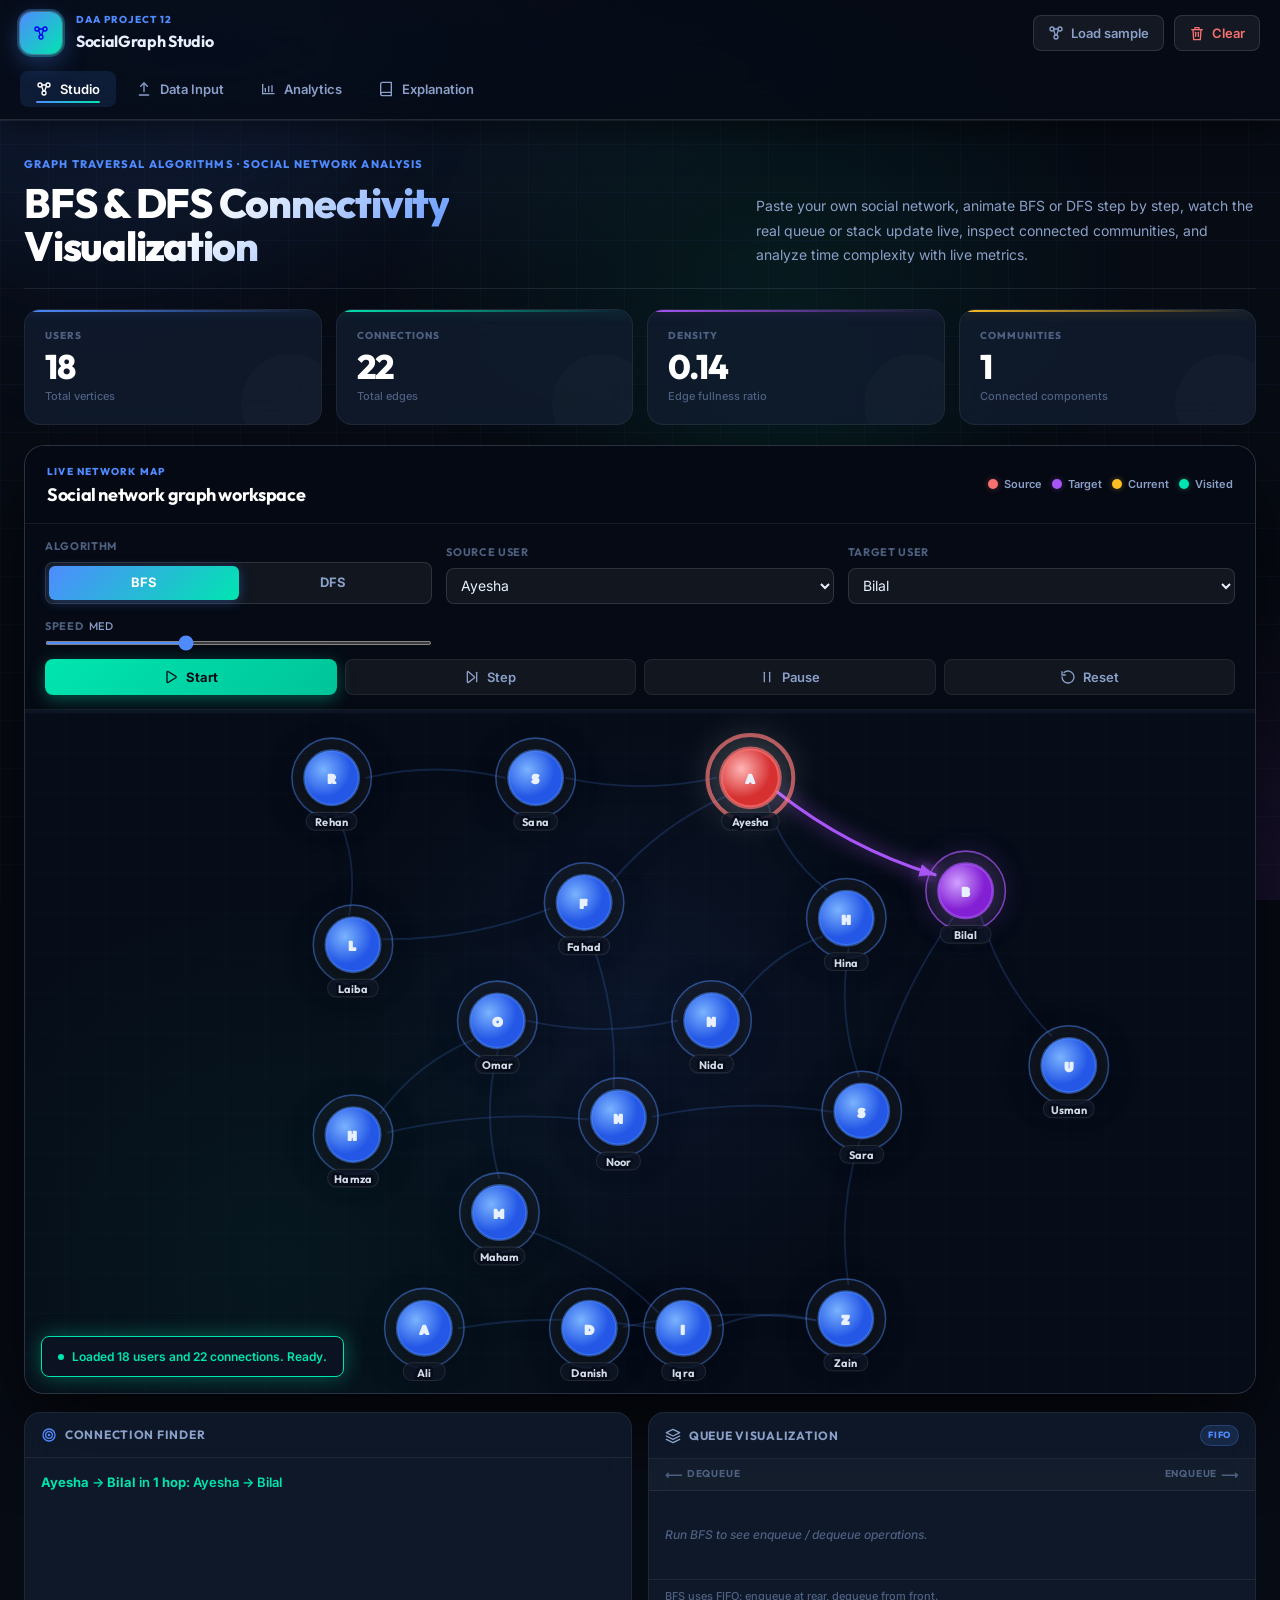
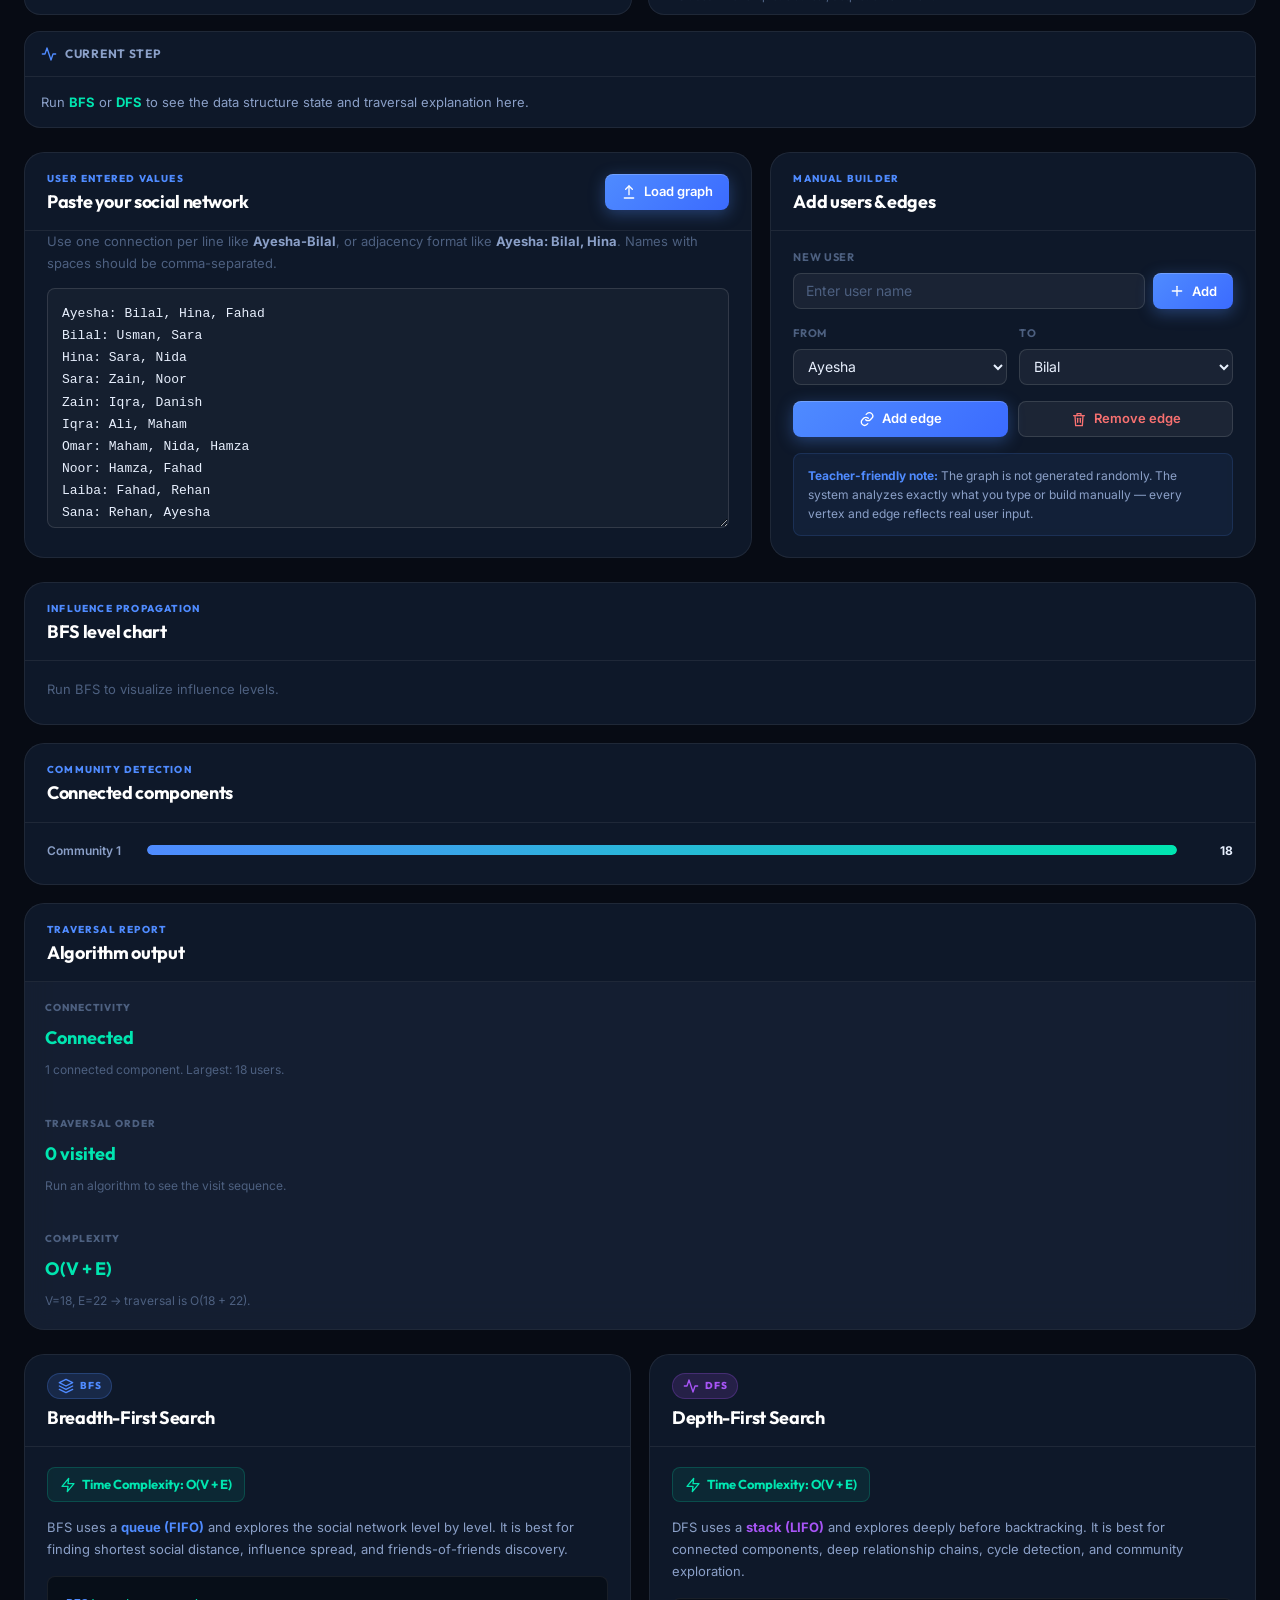
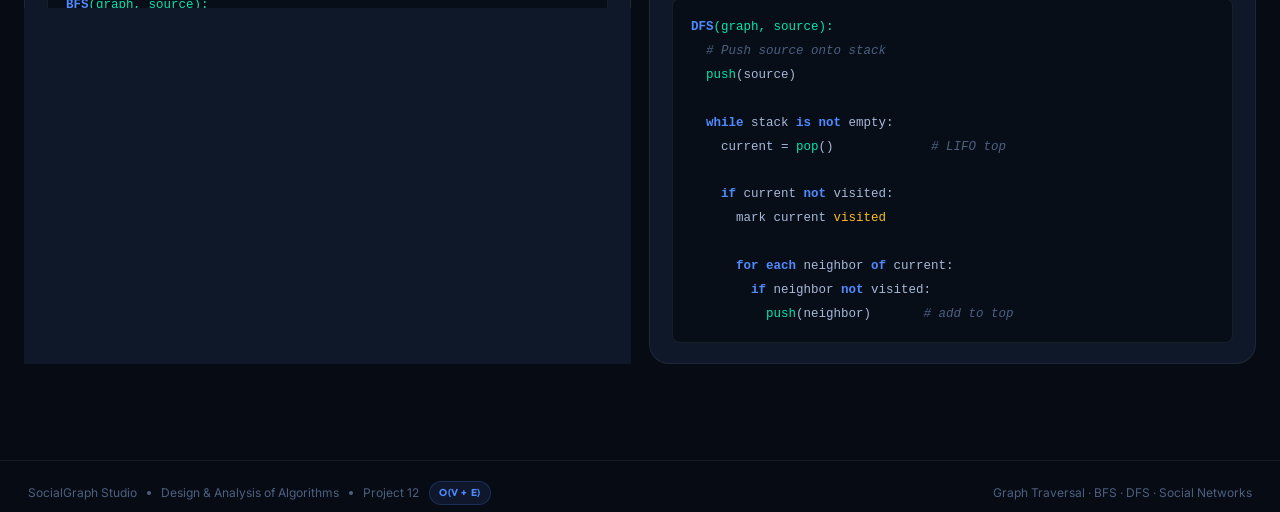
<file: index.html>
<!DOCTYPE html>
<html lang="en">
<head>
  <meta charset="UTF-8">
  <meta name="viewport" content="width=device-width, initial-scale=1.0">
  <title>SocialGraph Studio | BFS &amp; DFS Social Network Analysis</title>
  <meta name="description" content="Interactive BFS and DFS traversal visualization on social network graphs. Animate algorithms, inspect communities, and analyze time complexity live.">
  <link rel="preconnect" href="https://fonts.googleapis.com">
  <link rel="preconnect" href="https://fonts.gstatic.com" crossorigin>
  <link href="https://fonts.googleapis.com/css2?family=Outfit:wght@300;400;500;600;700;800;900&family=Inter:wght@400;500;600;700;800;900&display=swap" rel="stylesheet">
  <link rel="stylesheet" href="styles.css">
</head>
<body>

  <!-- SVG sprite -->
  <svg class="icon-sprite" aria-hidden="true">
    <symbol id="i-network" viewBox="0 0 24 24"><path d="M6 9a3 3 0 1 0 0-6 3 3 0 0 0 0 6Z"/><path d="M18 9a3 3 0 1 0 0-6 3 3 0 0 0 0 6Z"/><path d="M12 21a3 3 0 1 0 0-6 3 3 0 0 0 0 6Z"/><path d="m8.6 8 2.3 7"/><path d="m15.4 8-2.3 7"/><path d="M9 6h6"/></symbol>
    <symbol id="i-play" viewBox="0 0 24 24"><path d="M6 4.8v14.4c0 1 .9 1.6 1.7 1.1l11.4-7.2a1.3 1.3 0 0 0 0-2.2L7.7 3.7A1.1 1.1 0 0 0 6 4.8Z"/></symbol>
    <symbol id="i-pause" viewBox="0 0 24 24"><path d="M8 5v14"/><path d="M16 5v14"/></symbol>
    <symbol id="i-step" viewBox="0 0 24 24"><path d="M5 4.8v14.4c0 .8.9 1.3 1.6.8l8.8-6.4c.7-.5.7-1.5 0-2L6.6 4c-.7-.5-1.6 0-1.6.8Z"/><path d="M19 5v14"/></symbol>
    <symbol id="i-reset" viewBox="0 0 24 24"><path d="M3 12a9 9 0 1 0 3-6.7"/><path d="M3 4v5h5"/></symbol>
    <symbol id="i-upload" viewBox="0 0 24 24"><path d="M12 16V3"/><path d="m7 8 5-5 5 5"/><path d="M5 21h14"/></symbol>
    <symbol id="i-plus" viewBox="0 0 24 24"><path d="M12 5v14"/><path d="M5 12h14"/></symbol>
    <symbol id="i-link" viewBox="0 0 24 24"><path d="M10 13a5 5 0 0 0 7.1 0l2-2a5 5 0 0 0-7.1-7.1l-1.2 1.2"/><path d="M14 11a5 5 0 0 0-7.1 0l-2 2a5 5 0 0 0 7.1 7.1l1.2-1.2"/></symbol>
    <symbol id="i-trash" viewBox="0 0 24 24"><path d="M4 7h16"/><path d="M10 11v6"/><path d="M14 11v6"/><path d="M6 7l1 15h10l1-15"/><path d="M9 7V4h6v3"/></symbol>
    <symbol id="i-target" viewBox="0 0 24 24"><path d="M12 21a9 9 0 1 0 0-18 9 9 0 0 0 0 18Z"/><path d="M12 17a5 5 0 1 0 0-10 5 5 0 0 0 0 10Z"/><path d="M12 13a1 1 0 1 0 0-2 1 1 0 0 0 0 2Z"/></symbol>
    <symbol id="i-chart" viewBox="0 0 24 24"><path d="M4 19V5"/><path d="M4 19h17"/><path d="M8 16v-5"/><path d="M13 16V8"/><path d="M18 16v-9"/></symbol>
    <symbol id="i-book" viewBox="0 0 24 24"><path d="M4 19.5A2.5 2.5 0 0 1 6.5 17H20"/><path d="M4 4.5A2.5 2.5 0 0 1 6.5 2H20v20H6.5A2.5 2.5 0 0 1 4 19.5Z"/></symbol>
    <symbol id="i-zap" viewBox="0 0 24 24"><path d="M13 2 3 14h9l-1 8 10-12h-9l1-8z"/></symbol>
    <symbol id="i-layers" viewBox="0 0 24 24"><path d="M12 2 2 7l10 5 10-5-10-5Z"/><path d="m2 17 10 5 10-5"/><path d="m2 12 10 5 10-5"/></symbol>
    <symbol id="i-activity" viewBox="0 0 24 24"><polyline points="22 12 18 12 15 21 9 3 6 12 2 12"/></symbol>
  </svg>

  <!-- Animated background -->
  <div class="bg-canvas" aria-hidden="true">
    <div class="orb orb-1"></div>
    <div class="orb orb-2"></div>
    <div class="orb orb-3"></div>
  </div>

  <!-- Node tooltip (shared, positioned by JS) -->
  <div class="node-tooltip" id="nodeTooltip"></div>

  <div class="app-shell">

    <!-- ── NAVBAR ──────────────────────────────────────────────────────── -->
    <header class="navbar" role="banner">
      <a class="brand" href="#studio" aria-label="SocialGraph Studio home">
        <div class="brand-icon" aria-hidden="true">
          <svg width="22" height="22"><use href="#i-network"></use></svg>
        </div>
        <div class="brand-text">
          <span class="brand-badge">DAA Project 12</span>
          <span class="brand-name">SocialGraph Studio</span>
        </div>
      </a>

      <nav aria-label="Main navigation">
        <a id="nav-studio"    class="active" href="#studio">
          <svg><use href="#i-network"></use></svg> Studio
        </a>
        <a id="nav-data"      href="#data">
          <svg><use href="#i-upload"></use></svg> Data Input
        </a>
        <a id="nav-analytics" href="#analytics">
          <svg><use href="#i-chart"></use></svg> Analytics
        </a>
        <a id="nav-theory"    href="#theory">
          <svg><use href="#i-book"></use></svg> Explanation
        </a>
      </nav>

      <div class="nav-actions">
        <button id="sampleBtn" class="btn-ghost">
          <svg><use href="#i-network"></use></svg> Load sample
        </button>
        <button id="clearBtn" class="btn-ghost danger">
          <svg><use href="#i-trash"></use></svg> Clear
        </button>
      </div>
    </header>

    <main>

      <!-- ── HERO ───────────────────────────────────────────────────────── -->
      <section class="hero-strip" aria-label="Project header">
        <div>
          <p class="hero-eyebrow">Graph Traversal Algorithms · Social Network Analysis</p>
          <h1>BFS &amp; DFS Connectivity<br>Visualization</h1>
        </div>
        <p class="hero-desc">
          Paste your own social network, animate BFS or DFS step by step, watch the real queue or stack update live, inspect connected communities, and analyze time complexity with live metrics.
        </p>
      </section>

      <!-- ── KPI ROW ─────────────────────────────────────────────────────── -->
      <section class="kpi-row" aria-label="Graph summary metrics">
        <article class="kpi-card k-blue" aria-label="Users count">
          <div class="kpi-label">Users</div>
          <strong class="kpi-value" id="heroNodes">0</strong>
          <div class="kpi-sub">Total vertices</div>
        </article>
        <article class="kpi-card k-teal" aria-label="Connections count">
          <div class="kpi-label">Connections</div>
          <strong class="kpi-value" id="heroEdges">0</strong>
          <div class="kpi-sub">Total edges</div>
        </article>
        <article class="kpi-card k-violet" aria-label="Graph density">
          <div class="kpi-label">Density</div>
          <strong class="kpi-value" id="heroDensity">0.00</strong>
          <div class="kpi-sub">Edge fullness ratio</div>
        </article>
        <article class="kpi-card k-amber" aria-label="Communities count">
          <div class="kpi-label">Communities</div>
          <strong class="kpi-value" id="heroComponents">0</strong>
          <div class="kpi-sub">Connected components</div>
        </article>
      </section>

      <!-- ── STUDIO ─────────────────────────────────────────────────────── -->
      <section class="studio-grid" id="studio" aria-label="Graph studio">

        <!-- Main graph card -->
        <div class="graph-card">
          <div class="card-head">
            <div>
              <p class="section-eyebrow">Live Network Map</p>
              <h2>Social network graph workspace</h2>
            </div>
            <div class="legend" aria-label="Node color legend">
              <div class="legend-item"><div class="legend-dot source"></div> Source</div>
              <div class="legend-item"><div class="legend-dot target"></div> Target</div>
              <div class="legend-item"><div class="legend-dot current"></div> Current</div>
              <div class="legend-item"><div class="legend-dot visited"></div> Visited</div>
            </div>
          </div>

          <!-- Control dock -->
          <div class="graph-control-dock" role="toolbar" aria-label="Algorithm controls">
            <div class="field-block">
              <span class="field-label">Algorithm</span>
              <div class="segmented" role="group" aria-label="Algorithm selector">
                <button class="segment active" data-algorithm="BFS" id="segBFS" aria-pressed="true">BFS</button>
                <button class="segment"        data-algorithm="DFS" id="segDFS" aria-pressed="false">DFS</button>
              </div>
            </div>

            <div class="field-block">
              <label class="field-label" for="sourceSelect">Source user</label>
              <select id="sourceSelect" aria-label="Select source user"></select>
            </div>

            <div class="field-block">
              <label class="field-label" for="targetSelect">Target user</label>
              <select id="targetSelect" aria-label="Select target user"></select>
            </div>

            <div class="field-block">
              <label class="field-label" for="speedRange">
                Speed&nbsp;
                <span id="speedLabel" style="font-weight:500;color:var(--ink-muted);">Med</span>
              </label>
              <input id="speedRange" type="range" min="120" max="1800" value="700" step="40" aria-label="Animation speed">
            </div>

            <div class="dock-actions">
              <button class="btn-teal" id="runBtn" aria-label="Start traversal">
                <svg><use href="#i-play"></use></svg> Start
              </button>
              <button class="btn-control" id="stepBtn" aria-label="Step forward">
                <svg><use href="#i-step"></use></svg> Step
              </button>
              <button class="btn-control" id="pauseBtn" aria-label="Pause traversal">
                <svg><use href="#i-pause"></use></svg> Pause
              </button>
              <button class="btn-control" id="resetBtn" aria-label="Reset traversal">
                <svg><use href="#i-reset"></use></svg> Reset
              </button>
            </div>
          </div>

          <!-- Traversal progress bar -->
          <div class="traversal-progress" id="traversalProgress" style="opacity:0;">
            <div class="traversal-progress-fill" id="traversalProgressFill" style="width:0%"></div>
          </div>

          <!-- SVG graph canvas -->
          <div class="graph-stage">
            <svg id="graphSvg" viewBox="0 0 1040 650" role="img" aria-label="Interactive social network graph visualization"></svg>
            <div class="graph-toast" id="graphToast" role="status" aria-live="polite">
              <div class="toast-dot"></div>
              <span id="toastText">Enter graph data or load the sample network.</span>
            </div>
          </div>
        </div>

        <!-- ── Insight row ─────────────────────────────────────────────── -->
        <div class="insight-row">

          <!-- Path finder -->
          <div class="panel" aria-label="Connection finder">
            <div class="panel-head">
              <svg><use href="#i-target"></use></svg>
              Connection Finder
            </div>
            <div class="panel-body">
              <p class="path-result" id="pathResult">Choose source and target to calculate social distance.</p>
            </div>
          </div>

          <!-- Queue / Stack visualization -->
          <div class="panel structure-panel" aria-label="Data structure visualization" id="structurePanel">
            <div class="structure-header">
              <div class="structure-title" id="structureTitleEl">
                <svg><use href="#i-layers"></use></svg>
                <span id="structureTitle">Queue Visualization</span>
              </div>
              <span class="structure-badge badge-fifo" id="structureBadge">FIFO</span>
            </div>

            <!-- Direction labels for BFS queue -->
            <div class="structure-dir" id="structureDir">
              <span class="dir-label">
                <span class="dir-arrow" id="dirDequeue">⟵</span>
                <span id="dirDequeueLabel">DEQUEUE</span>
              </span>
              <span class="dir-label">
                <span id="dirEnqueueLabel">ENQUEUE</span>
                <span class="dir-arrow" id="dirEnqueue">⟶</span>
              </span>
            </div>

            <!-- Queue: horizontal scroll track -->
            <div class="queue-viewport" id="queueViewport" aria-label="Queue contents">
              <div class="queue-track" id="queueTrack">
                <div class="empty-structure">Run BFS to see enqueue / dequeue operations.</div>
              </div>
            </div>

            <!-- Stack: vertical track (hidden when BFS) -->
            <div class="stack-viewport" id="stackViewport" aria-label="Stack contents" style="display:none;">
              <div class="stack-track" id="stackTrack">
                <div class="empty-structure">Run DFS to see push / pop operations.</div>
              </div>
            </div>

            <div class="structure-meta" id="structureMeta">BFS uses FIFO: enqueue at rear, dequeue from front.</div>
          </div>

          <!-- Step narration -->
          <div class="panel step-panel" aria-label="Step narration" id="stepNarration">
            <div class="panel-head">
              <svg><use href="#i-activity"></use></svg>
              Current Step
            </div>
            <div class="panel-body">
              <p class="step-content" id="stepText">Run BFS or DFS to see the data structure state and traversal explanation here.</p>
            </div>
          </div>

        </div><!-- /insight-row -->
      </section><!-- /studio -->

      <!-- ── DATA INPUT ──────────────────────────────────────────────────── -->
      <section class="data-grid" id="data" aria-label="Data input">

        <article class="input-card">
          <div class="card-head">
            <div>
              <p class="section-eyebrow">User Entered Values</p>
              <h2>Paste your social network</h2>
            </div>
            <button id="loadCustomBtn" class="btn-primary">
              <svg><use href="#i-upload"></use></svg> Load graph
            </button>
          </div>
          <p class="helper-text">
            Use one connection per line like <strong>Ayesha-Bilal</strong>, or adjacency format like
            <strong>Ayesha: Bilal, Hina</strong>. Names with spaces should be comma-separated.
          </p>
          <textarea id="edgeInput" spellcheck="false" aria-label="Graph edge input">Ayesha: Bilal, Hina, Fahad
Bilal: Usman, Sara
Hina: Sara, Nida
Sara: Zain, Noor
Zain: Iqra, Danish
Iqra: Ali, Maham
Omar: Maham, Nida, Hamza
Noor: Hamza, Fahad
Laiba: Fahad, Rehan
Sana: Rehan, Ayesha</textarea>
        </article>

        <article class="builder-card">
          <div class="card-head">
            <div>
              <p class="section-eyebrow">Manual Builder</p>
              <h2>Add users &amp; edges</h2>
            </div>
          </div>
          <div class="builder-body">
            <div class="field-block">
              <label class="field-label" for="newUserInput">New user</label>
              <div class="inline-form">
                <input id="newUserInput" type="text" maxlength="18" placeholder="Enter user name" autocomplete="off">
                <button id="addUserBtn" class="btn-primary">
                  <svg><use href="#i-plus"></use></svg> Add
                </button>
              </div>
            </div>

            <div class="two-col">
              <div class="field-block">
                <label class="field-label" for="edgeFrom">From</label>
                <select id="edgeFrom" aria-label="Edge from user"></select>
              </div>
              <div class="field-block">
                <label class="field-label" for="edgeTo">To</label>
                <select id="edgeTo" aria-label="Edge to user"></select>
              </div>
            </div>

            <div class="action-row">
              <button id="addEdgeBtn" class="btn-primary">
                <svg><use href="#i-link"></use></svg> Add edge
              </button>
              <button id="removeEdgeBtn" class="btn-ghost danger">
                <svg><use href="#i-trash"></use></svg> Remove edge
              </button>
            </div>

            <div class="tip-box">
              <strong>Teacher-friendly note:</strong> The graph is not generated randomly. The system
              analyzes exactly what you type or build manually — every vertex and edge reflects real user input.
            </div>
          </div>
        </article>
      </section>

      <!-- ── ANALYTICS ───────────────────────────────────────────────────── -->
      <section class="analytics-grid" id="analytics" aria-label="Analytics">

        <article class="analysis-card">
          <div class="card-head">
            <div>
              <p class="section-eyebrow">Influence Propagation</p>
              <h2>BFS level chart</h2>
            </div>
          </div>
          <div class="chart-area" id="levelChart">
            <p style="font-size:13px;color:var(--ink-subtle);">Run BFS to visualize influence levels from the selected source.</p>
          </div>
        </article>

        <article class="analysis-card">
          <div class="card-head">
            <div>
              <p class="section-eyebrow">Community Detection</p>
              <h2>Connected components</h2>
            </div>
          </div>
          <div class="chart-area" id="componentChart">
            <p style="font-size:13px;color:var(--ink-subtle);">Enter graph data to detect communities.</p>
          </div>
        </article>

        <article class="analysis-card wide">
          <div class="card-head">
            <div>
              <p class="section-eyebrow">Traversal Report</p>
              <h2>Algorithm output</h2>
            </div>
          </div>
          <div class="report-grid">
            <div class="report-cell">
              <span class="report-cell-label">Connectivity</span>
              <div class="report-cell-value" id="connectedStatus">No graph</div>
              <p class="report-cell-text" id="componentSummary">Enter data to analyze communities.</p>
            </div>
            <div class="report-cell">
              <span class="report-cell-label">Traversal order</span>
              <div class="report-cell-value" id="orderCount">0 visited</div>
              <p class="report-cell-text" id="orderList">Run an algorithm to see the visit sequence.</p>
            </div>
            <div class="report-cell">
              <span class="report-cell-label">Complexity</span>
              <div class="report-cell-value">O(V + E)</div>
              <p class="report-cell-text" id="operationCount">Operations appear during traversal.</p>
            </div>
          </div>
        </article>

      </section>

      <!-- ── THEORY ──────────────────────────────────────────────────────── -->
      <section class="theory-grid" id="theory" aria-label="Algorithm explanation">

        <article class="theory-card">
          <div class="card-head">
            <div>
              <span class="algo-badge badge-bfs">
                <svg width="10" height="10"><use href="#i-layers"></use></svg> BFS
              </span>
              <h2>Breadth-First Search</h2>
            </div>
          </div>
          <div class="theory-body">
            <div class="complexity-chip">
              <svg width="13" height="13"><use href="#i-zap"></use></svg>
              Time Complexity: O(V + E)
            </div>
            <p class="theory-desc">
              BFS uses a <strong style="color:var(--blue)">queue (FIFO)</strong> and explores the social network
              level by level. It is best for finding shortest social distance, influence spread, and
              friends-of-friends discovery.
            </p>
            <pre><code><span class="kw">BFS</span><span class="fn">(graph, source):</span>
  <span class="cmt"># Mark source and add to queue</span>
  mark source <span class="kv">visited</span>
  <span class="fn">enqueue</span>(source)

  <span class="kw">while</span> queue <span class="kw">is not</span> empty:
    current = <span class="fn">dequeue</span>()          <span class="cmt"># FIFO front</span>

    <span class="kw">for each</span> neighbor <span class="kw">of</span> current:
      <span class="kw">if</span> neighbor <span class="kw">not</span> visited:
        mark neighbor <span class="kv">visited</span>
        <span class="fn">enqueue</span>(neighbor)    <span class="cmt"># add to rear</span></code></pre>
          </div>
        </article>

        <article class="theory-card">
          <div class="card-head">
            <div>
              <span class="algo-badge badge-dfs">
                <svg width="10" height="10"><use href="#i-activity"></use></svg> DFS
              </span>
              <h2>Depth-First Search</h2>
            </div>
          </div>
          <div class="theory-body">
            <div class="complexity-chip">
              <svg width="13" height="13"><use href="#i-zap"></use></svg>
              Time Complexity: O(V + E)
            </div>
            <p class="theory-desc">
              DFS uses a <strong style="color:var(--violet)">stack (LIFO)</strong> and explores deeply before
              backtracking. It is best for connected components, deep relationship chains, cycle detection,
              and community exploration.
            </p>
            <pre><code><span class="kw">DFS</span><span class="fn">(graph, source):</span>
  <span class="cmt"># Push source onto stack</span>
  <span class="fn">push</span>(source)

  <span class="kw">while</span> stack <span class="kw">is not</span> empty:
    current = <span class="fn">pop</span>()             <span class="cmt"># LIFO top</span>

    <span class="kw">if</span> current <span class="kw">not</span> visited:
      mark current <span class="kv">visited</span>

      <span class="kw">for each</span> neighbor <span class="kw">of</span> current:
        <span class="kw">if</span> neighbor <span class="kw">not</span> visited:
          <span class="fn">push</span>(neighbor)       <span class="cmt"># add to top</span></code></pre>
          </div>
        </article>

      </section>

    </main>

    <!-- ── FOOTER ──────────────────────────────────────────────────────── -->
    <footer role="contentinfo">
      <div class="footer-left">
        <span>SocialGraph Studio</span>
        <div class="footer-dot"></div>
        <span>Design &amp; Analysis of Algorithms</span>
        <div class="footer-dot"></div>
        <span>Project 12</span>
        <span class="footer-badge">O(V + E)</span>
      </div>
      <span>Graph Traversal · BFS · DFS · Social Networks</span>
    </footer>

  </div><!-- /app-shell -->

  <script src="app.js"></script>
</body>
</html>
</file>
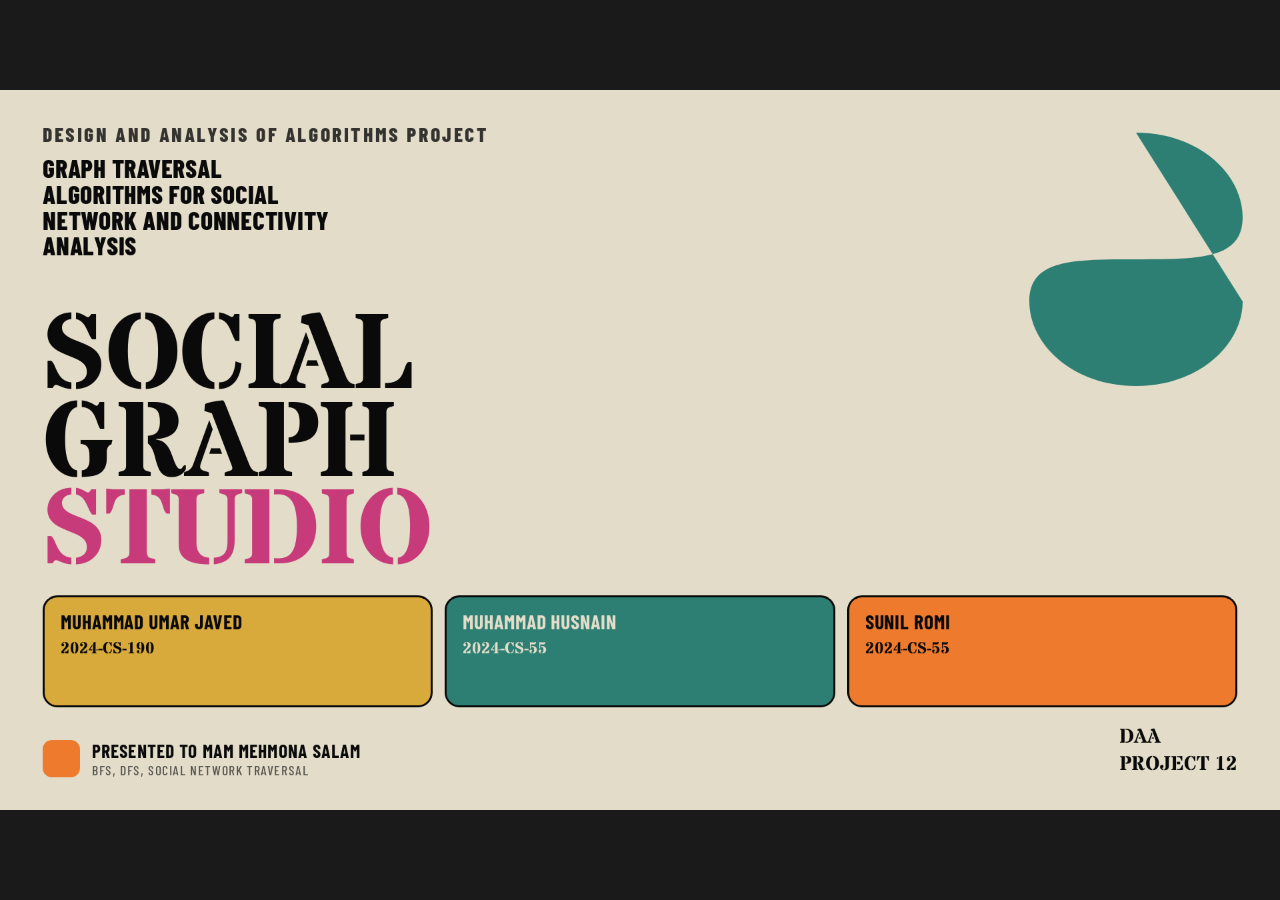
<file: Slides2/template.html>
<!doctype html>
<html lang="en">
<head>
<meta charset="utf-8" />
<title>Graph Traversal Algorithms for Social Network and Connectivity Analysis - Presentation Slides</title>
<meta name="viewport" content="width=device-width, initial-scale=1" />
<link rel="preconnect" href="https://fonts.googleapis.com" />
<link rel="preconnect" href="https://fonts.gstatic.com" crossorigin />
<link href="https://fonts.googleapis.com/css2?family=Bowlby+One&family=Stardos+Stencil:wght@400;700&family=Barlow+Condensed:wght@500;600;700;800;900&family=Inter:wght@400;500;600&display=swap" rel="stylesheet" />
<script src="deck-stage.js"></script>
<style>
  :root {
    --bone:    #E2DCC9;
    --black:   #000000;
    --ink:     #0A0A0A;
    --paper:   #F4EFE0;
    --sienna:  #A06A3C;
    --magenta: #C73B7A;
    --orange:  #EE7A2E;
    --teal:    #2D7E73;
    --blue:    #3F73B7;
    --mustard: #D8A93B;
    --olive:   #6F7A2E;
  }
  html, body { margin:0; padding:0; background:#1a1a1a; }
  body { font-family: "Inter", "Helvetica Neue", Arial, sans-serif; color: var(--ink); }
  deck-stage { background: #1a1a1a; }

  section.slide { background: var(--bone); color: var(--ink); overflow: hidden; position: relative; }
  section.slide.dark { background: var(--black); color: var(--bone); }

  /* ---------- chrome ---------- */
  .top {
    position: absolute; top: 48px; left: 64px; right: 64px;
    display: flex; align-items: center; justify-content: space-between;
    font-family: "Barlow Condensed", "Helvetica Neue", sans-serif;
    font-weight: 800;
    font-size: 32px;
    letter-spacing: .04em;
    text-transform: uppercase;
    line-height: 1;
  }
  .top .meta { display: flex; gap: 64px; font-size: 24px; font-weight: 600; letter-spacing: .06em; opacity: .85; }
  section.slide.dark .top { color: var(--bone); }

  .footer {
    position: absolute; left: 64px; right: 64px; bottom: 36px;
    display: flex; justify-content: space-between; align-items: center;
    font-family: "Barlow Condensed", sans-serif;
    font-weight: 600; font-size: 22px;
    letter-spacing: .08em;
    text-transform: uppercase;
    opacity: .75;
  }
  section.slide.dark .footer { color: var(--bone); }

  /* ---------- shared tablet card ---------- */
  .tablet { border-radius: 26px; padding: 38px 32px 32px; display: flex; flex-direction: column; position: relative; overflow: hidden; }
  .tablet .num {
    font-family: "Stardos Stencil", "Bowlby One", serif;
    font-weight: 700;
    line-height: .9;
    color: var(--ink);
    font-size: 220px;
    letter-spacing: -.02em;
  }
  .tablet h3 {
    font-family: "Stardos Stencil", serif;
    font-weight: 700;
    font-size: 30px;
    line-height: 1;
    text-transform: uppercase;
    letter-spacing: .02em;
    margin-top: auto;
    margin-bottom: 14px;
  }
  .tablet p {
    font-family: "Inter", sans-serif;
    font-size: 22px;
    line-height: 1.4;
    color: var(--ink);
  }
  .tablet.dark { color: var(--bone); }
  .tablet.dark h3 { color: var(--bone); }
  .tablet.dark p  { color: var(--bone); opacity: .9; }

  /* =========== 01 COVER =========== */
  .s-cover { padding: 0; }
  .s-cover .stage {
    position: absolute; inset: 0;
    display: grid;
    grid-template-rows: 1fr auto;
    padding: 48px 64px;
  }
  .s-cover .super {
    font-family: "Barlow Condensed", sans-serif;
    font-weight: 800; font-size: 28px; letter-spacing: .12em;
    text-transform: uppercase; opacity: .8;
  }
  .s-cover .project-title {
    margin-top: 14px;
    max-width: 26ch;
    font-family: "Barlow Condensed", sans-serif;
    font-weight: 800;
    font-size: 38px;
    line-height: 1.02;
    letter-spacing: .02em;
    text-transform: uppercase;
    color: var(--ink);
  }
  .s-cover h1 {
    font-family: "Stardos Stencil", serif;
    font-weight: 700;
    font-size: 160px;
    line-height: .82;
    letter-spacing: -.015em;
    text-transform: uppercase;
    color: var(--ink);
    align-self: end;
    margin: 0;
  }
  .s-cover h1 em { font-style: normal; color: var(--magenta); }
  .s-cover .row {
    display: flex; align-items: end; justify-content: space-between;
    margin-top: 24px;
  }
  .s-cover .row .lockup { display: flex; align-items: center; gap: 18px; }
  .s-cover .row .mark {
    width: 56px; height: 56px; border-radius: 14px; background: var(--orange);
  }
  .s-cover .row .who {
    font-family: "Barlow Condensed", sans-serif; font-weight: 700;
    font-size: 30px; text-transform: uppercase; letter-spacing: .04em;
  }
  .s-cover .row .who small {
    display: block; font-size: 22px; font-weight: 500; letter-spacing: .08em; opacity: .65;
  }
  .s-cover .row .date {
    font-family: "Stardos Stencil", serif; font-weight: 700;
    font-size: 36px; text-transform: uppercase;
  }
  .s-cover .members {
    display: grid;
    grid-template-columns: repeat(3, minmax(0, 1fr));
    gap: 18px;
    margin-top: 28px;
  }
  .s-cover .member {
    border-radius: 22px;
    padding: 22px 24px;
    background: var(--paper);
    border: 3px solid var(--ink);
    min-height: 118px;
  }
  .s-cover .member:nth-child(1) { background: var(--mustard); }
  .s-cover .member:nth-child(2) { background: var(--teal); color: var(--bone); }
  .s-cover .member:nth-child(3) { background: var(--orange); }
  .s-cover .member strong {
    display: block;
    font-family: "Barlow Condensed", sans-serif;
    font-size: 38px;
    line-height: .95;
    text-transform: uppercase;
    letter-spacing: .03em;
  }
  .s-cover .member span {
    display: block;
    margin-top: 10px;
    font-family: "Stardos Stencil", serif;
    font-weight: 700;
    font-size: 34px;
    text-transform: uppercase;
  }
  .s-cover .shape {
    position: absolute; right: 56px; top: 64px;
    width: 320px; height: 380px;
    color: var(--teal);
  }

  /* =========== 02 AGENDA (organic shapes on black) =========== */
  .s-agenda { padding: 0; }
  .s-agenda .grid {
    position: absolute;
    left: 64px; right: 64px; top: 200px; bottom: 100px;
    display: grid;
    grid-template-columns: repeat(4, 1fr);
    gap: 28px;
  }
  .s-agenda .item { position: relative; display: flex; flex-direction: column; align-items: center; justify-content: space-between; padding: 36px 18px 36px; }
  .s-agenda .item svg { position: absolute; inset: 0; width: 100%; height: 100%; }
  .s-agenda .item .n {
    position: relative; z-index: 2;
    font-family: "Barlow Condensed", sans-serif; font-weight: 800;
    font-size: 32px; letter-spacing: .06em; color: var(--ink);
  }
  .s-agenda .item .lab {
    position: relative; z-index: 2;
    font-family: "Stardos Stencil", serif; font-weight: 700;
    font-size: 32px; line-height: 1.05; text-align: center;
    text-transform: uppercase; color: var(--ink);
  }

  /* =========== 03 PRINCIPLES (the source slide) =========== */
  .s-princ { padding: 0; }
  .s-princ .row {
    position: absolute;
    left: 64px; right: 64px; top: 160px; bottom: 70px;
    display: grid;
    grid-template-columns: repeat(4, 1fr);
    gap: 24px;
  }
  .s-princ .card { border-radius: 26px; padding: 36px 30px 32px; display: flex; flex-direction: column; min-height: 0; }
  .s-princ .card.c1 { background: var(--sienna); }
  .s-princ .card.c2 { background: var(--magenta); }
  .s-princ .card.c3 { background: var(--orange); }
  .s-princ .card.c4 { background: var(--teal); }
  .s-princ .card .n {
    font-family: "Stardos Stencil", serif; font-weight: 700;
    font-size: 240px; line-height: .85; letter-spacing: -.02em;
    color: var(--ink);
  }
  .s-princ .card h3 {
    font-family: "Stardos Stencil", serif; font-weight: 700;
    font-size: 30px; line-height: 1.05;
    text-transform: uppercase; letter-spacing: .02em;
    margin: auto 0 14px; color: var(--ink);
  }
  .s-princ .card p {
    font-size: 22px; line-height: 1.4; color: var(--ink);
  }
  .s-princ .card.c4 h3, .s-princ .card.c4 p { color: var(--bone); }

  /* =========== 04 SECTION DIVIDER =========== */
  .s-sec { padding: 0; }
  .s-sec .num {
    position: absolute; left: 64px; top: 110px;
    font-family: "Stardos Stencil", serif; font-weight: 700;
    font-size: 540px; line-height: .8; color: var(--orange);
  }
  .s-sec .label {
    position: absolute; right: 64px; top: 220px;
    font-family: "Barlow Condensed", sans-serif; font-weight: 800;
    font-size: 24px; letter-spacing: .14em; text-transform: uppercase;
    color: var(--bone); opacity: .7;
    text-align: right;
  }
  .s-sec h2 {
    position: absolute;
    right: 64px; bottom: 130px; left: 360px;
    font-family: "Stardos Stencil", serif; font-weight: 700;
    font-size: 120px; line-height: .92; text-transform: uppercase;
    letter-spacing: -.005em;
    color: var(--bone);
    text-align: right;
  }
  .s-sec h2 em { font-style: normal; color: var(--orange); }

  /* =========== 05 CONSULT (text-dense action title) =========== */
  .s-consult .head {
    position: absolute; left: 64px; right: 64px; top: 130px;
    background: var(--mustard);
    border-radius: 22px;
    padding: 24px 32px 48px 32px;
    display: flex; align-items: center; gap: 28px;
  }
  .s-consult .head .tag {
    font-family: "Barlow Condensed", sans-serif; font-weight: 800;
    font-size: 24px; letter-spacing: .12em; text-transform: uppercase;
    flex-shrink: 0; padding-right: 28px;
    border-right: 2px solid var(--ink);
    margin: 0;
  }
  .s-consult .head h2 {
    font-family: "Stardos Stencil", serif; font-weight: 700;
    font-size: 34px; line-height: 1.15; text-transform: uppercase; letter-spacing: -.005em;
    margin: 0;
  }
  .s-consult .grid {
    position: absolute; left: 64px; right: 64px; top: 310px; bottom: 80px;
    display: grid;
    grid-template-columns: 1.1fr 1fr 1fr;
    gap: 24px;
  }
  .s-consult .col {
    border-radius: 22px; padding: 28px 28px;
    display: flex; flex-direction: column; gap: 14px; min-height: 0;
  }
  .s-consult .col.a { background: var(--paper); }
  .s-consult .col.b { background: var(--orange); }
  .s-consult .col.c { background: var(--paper); }
  .s-consult .col h3 {
    font-family: "Stardos Stencil", serif; font-weight: 700;
    font-size: 28px; text-transform: uppercase; letter-spacing: .02em;
    border-bottom: 2px solid var(--ink); padding-bottom: 12px;
  }
  .s-consult .col .meta {
    font-family: "Stardos Stencil", serif; font-weight: 700;
    font-size: 32px; line-height: 1.1;
  }
  .s-consult .col p { font-size: 20px; line-height: 1.45; }
  .s-consult .col ul { margin: 0; padding-left: 22px; font-size: 20px; line-height: 1.45; }
  .s-consult .col ul li { margin-bottom: 8px; }
  .s-consult .col ul li strong { font-weight: 700; }
  .s-consult .col .src {
    margin-top: auto;
    font-family: "Barlow Condensed", sans-serif; font-weight: 700;
    font-size: 18px; letter-spacing: .12em; text-transform: uppercase;
    border-top: 1px dashed rgba(10,10,10,.35); padding-top: 12px; opacity: .75;
  }

  /* =========== 06 CHART =========== */
  .s-chart { padding: 0; }
  /* Bottom bumped from 110 to 150 so the legend can never collide with
     the absolutely-positioned .footer (which sits at bottom: 36 with
     ~24px text height). Also: h2 size now caps by viewport height too. */
  .s-chart .left {
    position: absolute; left: 64px; top: 200px; bottom: 150px; width: 540px;
    display: flex; flex-direction: column; gap: 24px;
  }
  .s-chart .left h2 {
    font-family: "Stardos Stencil", serif; font-weight: 700;
    font-size: min(110px, 12vh); line-height: .92; text-transform: uppercase; letter-spacing: -.01em;
    color: var(--bone);
    margin: 0;
  }
  .s-chart .left h2 em { font-style: normal; color: var(--orange); }
  .s-chart .left p { font-size: 22px; line-height: 1.5; color: var(--bone); opacity: .85; }
  .s-chart .left .legend {
    margin-top: auto; display: flex; flex-direction: column; gap: 10px;
  }
  .s-chart .left .legend .li {
    display: flex; align-items: center; gap: 14px;
    font-family: "Barlow Condensed", sans-serif; font-weight: 700;
    font-size: 22px; letter-spacing: .06em; text-transform: uppercase; color: var(--bone);
  }
  .s-chart .left .legend .li i { width: 32px; height: 6px; }
  .s-chart .right {
    position: absolute; right: 64px; top: 200px; bottom: 130px; left: 680px;
    background: var(--paper); border-radius: 22px;
    padding: 32px 32px 28px 80px;
    display: flex; flex-direction: column; overflow: hidden;
  }
  .s-chart .right .yhead {
    font-family: "Barlow Condensed", sans-serif; font-weight: 700;
    font-size: 18px; letter-spacing: .12em; text-transform: uppercase;
    margin-bottom: 8px; opacity: .7;
  }
  .s-chart .plot { flex: 1; min-height: 0; position: relative;
    border-left: 2px solid var(--ink); border-bottom: 2px solid var(--ink); }
  .s-chart .plot .gline { position: absolute; left: 0; right: 0; border-top: 1px dashed rgba(10,10,10,.18); }
  .s-chart .plot .yticks {
    position: absolute; left: -52px; top: 0; bottom: 0;
    display: flex; flex-direction: column; justify-content: space-between;
    font-family: "Barlow Condensed", sans-serif; font-weight: 600;
    font-size: 18px;
  }
  .s-chart .plot svg { position: absolute; inset: 0; width: 100%; height: 100%; display: block; overflow: visible; }
  .s-chart .right .xticks { display: flex; justify-content: space-between; padding-top: 10px;
    font-family: "Barlow Condensed", sans-serif; font-weight: 600;
    font-size: 18px; letter-spacing: .06em; }

  /* =========== 07 PROCESS DIAGRAM =========== */
  .s-process .head {
    position: absolute; left: 64px; right: 64px; top: 130px;
    display: flex; align-items: flex-start; justify-content: space-between; gap: 40px;
  }
  .s-process .head h2 {
    font-family: "Stardos Stencil", serif; font-weight: 700;
    font-size: 92px; line-height: .92; text-transform: uppercase; letter-spacing: -.01em;
    margin: 0;
  }
  .s-process .head h2 em { font-style: normal; color: var(--magenta); }
  .s-process .head .sub {
    font-family: "Barlow Condensed", sans-serif; font-weight: 600;
    font-size: 22px; letter-spacing: .06em; text-transform: uppercase;
    max-width: 38ch; line-height: 1.5; opacity: .8; margin-top: 12px;
  }
  .s-process .flow {
    position: absolute; left: 64px; right: 64px; top: 470px; bottom: 200px;
    display: grid; grid-template-columns: repeat(5, 1fr); gap: 22px;
  }
  .s-process .node {
    border-radius: 22px; padding: 24px 22px 22px;
    display: flex; flex-direction: column; gap: 8px; position: relative;
  }
  .s-process .node.n1 { background: var(--sienna); color: var(--ink); }
  .s-process .node.n2 { background: var(--magenta); color: var(--ink); }
  .s-process .node.n3 { background: var(--orange); color: var(--ink); }
  .s-process .node.n4 { background: var(--teal); color: var(--bone); }
  .s-process .node.n5 { background: var(--blue); color: var(--bone); }
  .s-process .node .n {
    font-family: "Stardos Stencil", serif; font-weight: 700;
    font-size: 64px; line-height: .9;
  }
  .s-process .node h3 {
    font-family: "Stardos Stencil", serif; font-weight: 700;
    font-size: 28px; line-height: 1.05; text-transform: uppercase; letter-spacing: .02em;
  }
  .s-process .node p { font-size: 18px; line-height: 1.4; }
  .s-process .node .arr {
    position: absolute; right: -16px; top: 40%;
    width: 32px; height: 32px; z-index: 2;
  }
  .s-process .node.n5 .arr { display: none; }
  .s-process .timeline {
    position: absolute; left: 64px; right: 64px; bottom: 110px; height: 50px;
    background: var(--paper); border-radius: 14px;
    padding: 0 28px; display: flex; align-items: center; justify-content: space-between;
    font-family: "Barlow Condensed", sans-serif; font-weight: 700;
    font-size: 20px; letter-spacing: .08em; text-transform: uppercase;
  }

  /* =========== 08 COMPARISON MATRIX =========== */
  .s-matrix .head {
    position: absolute; left: 64px; right: 64px; top: 130px;
    display: flex; align-items: flex-start; justify-content: space-between; gap: 40px;
  }
  .s-matrix .head h2 {
    font-family: "Stardos Stencil", serif; font-weight: 700;
    font-size: 92px; line-height: .92; text-transform: uppercase; letter-spacing: -.01em;
    margin: 0;
  }
  .s-matrix .head h2 em { font-style: normal; color: var(--teal); }
  .s-matrix .head .sub {
    font-family: "Barlow Condensed", sans-serif; font-weight: 600;
    font-size: 22px; letter-spacing: .06em; text-transform: uppercase;
    max-width: 38ch; line-height: 1.5; opacity: .8; margin-top: 12px;
  }
  .s-matrix .table {
    position: absolute; left: 64px; right: 64px; top: 460px; bottom: 110px;
    background: var(--paper); border-radius: 22px;
    display: grid; grid-template-columns: 1.4fr 1fr 1fr 1fr;
    grid-auto-rows: 1fr; overflow: hidden;
  }
  .s-matrix .cell {
    padding: 18px 22px; display: flex; align-items: center;
    font-size: 22px; line-height: 1.35;
    border-bottom: 1.5px solid rgba(10,10,10,.35);
    border-right: 1.5px solid rgba(10,10,10,.35);
  }
  .s-matrix .cell:nth-child(4n) { border-right: 0; }
  .s-matrix .cell.last { border-bottom: 0; }
  .s-matrix .cell.head-row {
    background: var(--ink); color: var(--bone);
    font-family: "Stardos Stencil", serif; font-weight: 700;
    font-size: 24px; text-transform: uppercase; letter-spacing: .02em;
  }
  .s-matrix .cell.row-label {
    font-family: "Stardos Stencil", serif; font-weight: 700;
    font-size: 26px; text-transform: uppercase; letter-spacing: .01em;
  }
  .s-matrix .pill {
    display: inline-block; border-radius: 999px;
    padding: 6px 16px; font-weight: 700;
    font-family: "Barlow Condensed", sans-serif;
    font-size: 18px; letter-spacing: .08em; text-transform: uppercase;
    white-space: nowrap;
  }
  .s-matrix .pill.yes  { background: var(--teal); color: var(--bone); }
  .s-matrix .pill.part { background: var(--mustard); color: var(--ink); }
  .s-matrix .pill.no   { background: var(--magenta); color: var(--bone); }
  .s-matrix .pill.note { background: var(--paper); color: var(--ink); border: 1.5px solid var(--ink); }

  /* =========== 09 STATS / NUMBERS =========== */
  .s-stats .head {
    position: absolute; left: 64px; right: 64px; top: 130px;
    display: flex; align-items: flex-start; justify-content: space-between; gap: 40px;
  }
  .s-stats .head h2 {
    font-family: "Stardos Stencil", serif; font-weight: 700;
    font-size: 92px; line-height: .92; text-transform: uppercase; letter-spacing: -.01em;
    color: var(--bone);
    margin: 0;
  }
  .s-stats .head h2 em { font-style: normal; color: var(--orange); }
  .s-stats .head .sub {
    font-family: "Barlow Condensed", sans-serif; font-weight: 600;
    font-size: 22px; letter-spacing: .06em; text-transform: uppercase;
    max-width: 36ch; line-height: 1.5; opacity: .85; color: var(--bone); margin-top: 12px;
  }
  .s-stats .grid {
    position: absolute; left: 64px; right: 64px; top: 470px; bottom: 110px;
    display: grid; grid-template-columns: repeat(3, 1fr); gap: 24px;
  }
  .s-stats .stat {
    border-radius: 22px; padding: 32px 30px;
    display: flex; flex-direction: column; gap: 14px;
    color: var(--ink);
  }
  .s-stats .stat.s1 { background: var(--orange); }
  .s-stats .stat.s2 { background: var(--mustard); }
  .s-stats .stat.s3 { background: var(--bone); }
  .s-stats .stat .big {
    font-family: "Stardos Stencil", serif; font-weight: 700;
    font-size: 160px; line-height: .85; letter-spacing: -.02em;
  }
  .s-stats .stat .big small {
    font-family: "Barlow Condensed", sans-serif; font-weight: 800;
    font-size: 40px; vertical-align: top; margin-left: 6px;
  }
  .s-stats .stat h3 {
    font-family: "Stardos Stencil", serif; font-weight: 700;
    font-size: 26px; text-transform: uppercase; letter-spacing: .02em;
    margin-top: auto;
  }
  .s-stats .stat p { font-size: 20px; line-height: 1.4; }

  /* =========== 10 QUOTE =========== */
  .s-quote { padding: 0; }
  .s-quote .panel {
    position: absolute; left: 64px; right: 64px; top: 130px; bottom: 110px;
    background: var(--magenta);
    border-radius: 26px;
    padding: 60px 80px;
    display: grid;
    grid-template-columns: 1fr 1.6fr;
    gap: 60px;
    align-items: center;
  }
  .s-quote .panel .qmark {
    font-family: "Bowlby One", "Stardos Stencil", serif; font-weight: 700;
    font-size: 320px; line-height: .8; color: var(--ink);
  }
  .s-quote .panel blockquote {
    margin: 0;
    font-family: "Stardos Stencil", serif; font-weight: 400;
    font-size: 60px; line-height: 1.05;
    color: var(--ink);
    letter-spacing: -.005em;
  }
  .s-quote .panel .who {
    margin-top: 32px;
    font-family: "Barlow Condensed", sans-serif; font-weight: 800;
    font-size: 26px; letter-spacing: .08em; text-transform: uppercase;
    color: var(--ink);
  }
  .s-quote .panel .who small {
    display: block; font-weight: 600; font-size: 22px; opacity: .7; margin-top: 4px;
  }

  /* =========== 11 CTA =========== */
  .s-cta { padding: 0; }
  .s-cta .stage {
    position: absolute; inset: 0;
    padding: 130px 64px 100px;
    display: grid; grid-template-columns: 1fr 1fr; gap: 32px;
  }
  .s-cta .pane {
    border-radius: 26px; padding: 40px;
    display: flex; flex-direction: column; gap: 20px;
  }
  .s-cta .pane.l { background: var(--teal); color: var(--bone); justify-content: space-between; }
  .s-cta .pane.r { background: var(--orange); color: var(--ink); }
  .s-cta .pane.l h2 {
    font-family: "Stardos Stencil", serif; font-weight: 700;
    font-size: 130px; line-height: .9; text-transform: uppercase; letter-spacing: -.015em;
    margin: 0;
  }
  .s-cta .pane.l h2 em { font-style: normal; color: var(--orange); }
  .s-cta .pane.l p { font-size: 22px; line-height: 1.5; opacity: .9; max-width: 32ch; }
  .s-cta .pane.r h3 {
    font-family: "Stardos Stencil", serif; font-weight: 700;
    font-size: 36px; line-height: 1; text-transform: uppercase; letter-spacing: .02em;
  }
  .s-cta .pane.r .step { display: grid; grid-template-columns: 60px 1fr; gap: 14px; align-items: start; }
  .s-cta .pane.r .step .n {
    font-family: "Stardos Stencil", serif; font-weight: 700;
    font-size: 56px; line-height: .9;
  }
  .s-cta .pane.r .step h4 {
    font-family: "Barlow Condensed", sans-serif; font-weight: 800;
    font-size: 26px; text-transform: uppercase; letter-spacing: .04em; margin-bottom: 4px;
  }
  .s-cta .pane.r .step p { font-size: 20px; line-height: 1.4; }

  /* =========== 12 DESIGN SYSTEM =========== */
  .s-system .wrap {
    position: absolute; left: 64px; right: 64px; top: 130px; bottom: 80px;
    display: grid; grid-template-columns: 1fr 1fr 1fr; gap: 24px;
  }
  .s-system .card {
    border-radius: 22px; padding: 28px;
    display: flex; flex-direction: column; gap: 14px;
    background: var(--paper);
  }
  .s-system .card h3 {
    font-family: "Stardos Stencil", serif; font-weight: 700;
    font-size: 28px; text-transform: uppercase; letter-spacing: .02em;
    border-bottom: 2px solid var(--ink); padding-bottom: 10px;
  }
  .s-system .card .row { display: flex; align-items: center; gap: 14px; }
  .s-system .swatch { width: 48px; height: 48px; border-radius: 10px; border: 1.5px solid var(--ink); }
  .s-system .row .label {
    font-family: "Barlow Condensed", sans-serif; font-weight: 700;
    font-size: 22px; letter-spacing: .04em; text-transform: uppercase;
  }
  .s-system .row .label small {
    display: block; font-weight: 500; opacity: .65; letter-spacing: .04em;
  }
  .s-system .typespec {
    display: flex; align-items: baseline; gap: 14px;
    border-bottom: 1px dashed rgba(10,10,10,.3); padding-bottom: 12px;
  }
  .s-system .typespec .name {
    font-family: "Stardos Stencil", serif; font-weight: 700;
    font-size: 36px; text-transform: uppercase; flex-shrink: 0;
  }
  .s-system .typespec .name.barlow {
    font-family: "Barlow Condensed", sans-serif; font-weight: 800;
  }
  .s-system .typespec .name.inter {
    font-family: "Inter", sans-serif; font-weight: 600; text-transform: none; font-size: 28px;
  }
  .s-system .typespec .desc {
    font-size: 18px; opacity: .75;
  }
  .s-system ul { margin: 0; padding-left: 20px; font-size: 18px; line-height: 1.45; }
  .s-system ul li { margin-bottom: 6px; }
  .s-system .principle {
    font-family: "Stardos Stencil", serif; font-weight: 700;
    font-size: 30px; line-height: 1.05; text-transform: uppercase;
    color: var(--magenta);
  }

  /* Projector readability overrides */
  .top { font-size: 36px; }
  .top .meta { font-size: 27px; }
  .footer { font-size: 25px; }
  .s-cover .super { font-size: 30px; }
  .s-cover .row .who { font-size: 28px; }
  .s-cover .row .who small { font-size: 20px; }
  .s-cover .row .date { font-size: 30px; }
  .s-cover .member strong { font-size: 30px; }
  .s-cover .member span { font-size: 24px; }
  .s-agenda .item .n { font-size: 36px; }
  .s-agenda .item .lab { font-size: 36px; }
  .s-princ .card { padding: 30px 26px 28px; gap: 10px; justify-content: flex-start; }
  .s-princ .card .n { font-size: 210px; line-height: .78; margin-bottom: 4px; }
  .s-princ .card h3 { font-size: 32px; margin: 8px 0 10px; }
  .s-princ .card p { font-size: 22px; line-height: 1.45; }
  .s-sec .label { font-size: 26px; }
  .s-sec h2 { font-size: 96px; }
  .s-consult .head .tag { font-size: 26px; }
  .s-consult .head h2 { font-size: 38px; }
  .s-consult .col h3 { font-size: 32px; }
  .s-consult .col .meta { font-size: 35px; }
  .s-consult .col p,
  .s-consult .col ul { font-size: 22px; line-height: 1.45; }
  .s-consult .col .src { font-size: 20px; }
  .s-chart .left h2 { font-size: min(118px, 12vh); }
  .s-chart .left p,
  .s-chart .left .legend .li { font-size: 24px; }
  .s-chart .right .yhead,
  .s-chart .plot .yticks,
  .s-chart .right .xticks { font-size: 20px; }
  .s-process .head h2 { font-size: 100px; }
  .s-process .head .sub { font-size: 24px; }
  .s-process .node .n { font-size: 68px; }
  .s-process .node h3 { font-size: 32px; }
  .s-process .node p { font-size: 20px; line-height: 1.4; }
  .s-process .timeline { font-size: 22px; }
  .s-matrix .head h2 { font-size: 100px; }
  .s-matrix .head .sub { font-size: 24px; }
  .s-matrix .cell { font-size: 24px; }
  .s-matrix .cell.head-row { font-size: 26px; }
  .s-matrix .cell.row-label { font-size: 28px; }
  .s-matrix .pill { font-size: 20px; }
  .s-stats .head h2 { font-size: 100px; }
  .s-stats .head .sub { font-size: 24px; }
  .s-stats .stat .big { font-size: 170px; }
  .s-stats .stat .big small { font-size: 44px; }
  .s-stats .stat h3 { font-size: 30px; }
  .s-stats .stat p { font-size: 22px; line-height: 1.4; }
  .s-quote .panel blockquote { font-size: 64px; }
  .s-quote .panel .who { font-size: 28px; }
  .s-quote .panel .who small { font-size: 24px; }
  .s-cta .pane.l h2 { font-size: 138px; }
  .s-cta .pane.l p { font-size: 24px; line-height: 1.5; }
  .s-cta .pane.r h3 { font-size: 40px; }
  .s-cta .pane.r .step .n { font-size: 60px; }
  .s-cta .pane.r .step h4 { font-size: 30px; }
  .s-cta .pane.r .step p { font-size: 22px; line-height: 1.4; }
  .s-system .card h3 { font-size: 32px; }
  .s-system .row .label { font-size: 24px; }
  .s-system .typespec .name { font-size: 40px; }
  .s-system .typespec .name.inter { font-size: 30px; }
  .s-system .typespec .desc { font-size: 20px; }
  .s-system ul { font-size: 20px; }
  .s-system .principle { font-size: 32px; }
  section.slide h2,
  section.slide h3,
  section.slide h4 {
    transform: translateY(-4px);
  }
</style>
</head>
<body>

<deck-stage>

  <!-- ============ 01 COVER ============ -->
  <section class="slide s-cover" data-label="01 Cover" data-om-validate="false">
    <div class="stage">
      <div>
        <div class="super">Design and Analysis of Algorithms Project</div>
        <div class="project-title">Graph Traversal Algorithms for Social Network and Connectivity Analysis</div>
      </div>
      <div>
        <h1>Social<br/>Graph<br/><em>Studio</em></h1>
        <div class="members" aria-label="Group members">
          <div class="member">
            <strong>Muhammad Umar Javed</strong>
            <span>2024-CS-190</span>
          </div>
          <div class="member">
            <strong>Muhammad Husnain</strong>
            <span>2024-CS-55</span>
          </div>
          <div class="member">
            <strong>Sunil Romi</strong>
            <span>2024-CS-55</span>
          </div>
        </div>
        <div class="row">
          <div class="lockup">
            <div class="mark"></div>
            <div class="who">Presented to Mam Mehmona Salam
              <small>BFS, DFS, social network traversal</small>
            </div>
          </div>
          <div class="date">DAA<br/>Project 12</div>
        </div>
      </div>
    </div>
    <svg class="shape" viewBox="0 0 100 120" preserveAspectRatio="none" aria-hidden="true">
      <path d="M50 0 C 80 0, 100 20, 100 40 C 100 60, 80 60, 50 60 C 20 60, 0 60, 0 80 C 0 100, 20 120, 50 120 C 80 120, 100 100, 100 80" fill="currentColor"/>
    </svg>
  </section>

  <!-- ============ 02 PROJECT OVERVIEW ============ -->
  <section class="slide s-consult" data-label="02 Project Overview" data-om-validate="false">
    <div class="top">
      <span>Project Overview</span>
      <span class="meta"><span>Member 1</span><span>Introduction</span></span>
    </div>
    <div class="head">
      <div class="tag">Part 1 - Problem and idea</div>
      <h2>SocialGraph Studio turns a social network into a live graph so we can explain BFS and DFS with actual structure, not just textbook diagrams.</h2>
    </div>
    <div class="grid">
      <div class="col a">
        <h3>Why this project</h3>
        <p><strong>Graph traversal is easier to understand when students can see the nodes, edges, queue, stack, and visited order move in real time.</strong></p>
        <ul>
          <li>Shows social network data as a graph.</li>
          <li>Makes traversal visible and easy to explain.</li>
          <li>Links theory directly to a working demo.</li>
        </ul>
        <div class="src">Member 1 opening section</div>
      </div>
      <div class="col b">
        <h3>What the app does</h3>
        <div class="meta">Build, traverse, analyze, and compare.</div>
        <p>The app lets us load a graph, edit it manually, choose a source and target, run BFS or DFS, and show the traversal result with live analytics.</p>
        <p>This makes it a clean DAA presentation tool for the teacher.</p>
        <div class="src">SocialGraph Studio workflow</div>
      </div>
      <div class="col c">
        <h3>What to say</h3>
        <ul>
          <li>Users are vertices.</li>
          <li>Connections are edges.</li>
          <li>The graph is undirected in this version.</li>
          <li>Everything runs in the browser.</li>
        </ul>
        <div class="src">Project summary for class demo</div>
      </div>
    </div>
    <div class="footer"><span>SocialGraph Studio</span><span>02 / 13</span></div>
  </section>

  <!-- ============ 03 GRAPH MODEL ============ -->
  <section class="slide s-princ" data-label="03 Graph Model" data-om-validate="false">
    <div class="top">
      <span>Graph Model</span>
      <span class="meta"><span>Member 1</span><span>Data structure</span></span>
    </div>
    <div class="row">
      <div class="card c1">
        <div class="n">1</div>
        <h3>Vertices</h3>
        <p>Each user in the social network becomes a vertex in the graph.</p>
      </div>
      <div class="card c2">
        <div class="n">2</div>
        <h3>Edges</h3>
        <p>Each friendship or relation becomes an edge between two users.</p>
      </div>
      <div class="card c3">
        <div class="n">3</div>
        <h3>Formats</h3>
        <p>The app accepts edge-list and adjacency-list input so the teacher can type either style.</p>
      </div>
      <div class="card c4">
        <div class="n">4</div>
        <h3>Rules</h3>
        <p>Names are cleaned, duplicates are ignored, and neighbors are sorted for consistent traversal output.</p>
      </div>
    </div>
    <div class="footer"><span>SocialGraph Studio</span><span>03 / 13</span></div>
  </section>

  <!-- ============ 04 MANUAL BUILDER ============ -->
  <section class="slide s-consult" data-label="04 Manual Builder" data-om-validate="false">
    <div class="top">
      <span>Manual Builder</span>
      <span class="meta"><span>Member 1</span><span>Live graph setup</span></span>
    </div>
    <div class="head">
      <div class="tag">Part 1 - Input and parsing</div>
      <h2>We can add users, connect them, remove connections, and immediately see the graph change before the algorithms start.</h2>
    </div>
    <div class="grid">
      <div class="col a">
        <h3>Load or type</h3>
        <p>We can paste a social graph or load the sample network. The parser understands simple lines like `Ayesha-Bilal` and `Ayesha: Bilal, Hina`.</p>
        <div class="src">Text input to graph</div>
      </div>
      <div class="col b">
        <h3>Edit live</h3>
        <p>New users and new edges are added through the manual builder. This helps the teacher create an example on the spot.</p>
        <div class="src">User and edge controls</div>
      </div>
      <div class="col c">
        <h3>Why it is reliable</h3>
        <p>Because the graph is cleaned and normalized before traversal, BFS and DFS see the same structure every time we run them.</p>
        <div class="src">Deterministic setup</div>
      </div>
    </div>
    <div class="footer"><span>SocialGraph Studio</span><span>04 / 13</span></div>
  </section>

  <!-- ============ 05 TRANSITION ============ -->
  <section class="slide s-sec dark" data-label="05 Transition" data-om-validate="false">
    <div class="top">
      <span>From Graph To Traversal</span>
      <span class="meta"><span>Member 1 to Member 2</span></span>
    </div>
    <div class="num">02</div>
    <div class="label">Traversal<br/>&amp; analysis</div>
    <h2>The graph is ready.<br/>Now we can see how BFS and DFS explore it.</h2>
    <div class="footer"><span>SocialGraph Studio</span><span>05 / 13</span></div>
  </section>

  <!-- ============ 06 BFS THEORY ============ -->
  <section class="slide s-chart dark" data-label="06 BFS Theory" data-om-validate="false">
    <div class="top">
      <span>BFS Theory</span>
      <span class="meta"><span>Member 2</span><span>Queue based search</span></span>
    </div>
    <div class="left">
      <h2>BFS<br/>moves by<br/>levels.</h2>
      <p>Breadth-First Search uses a queue. It explores the source first, then the nearest neighbors, then the next layer, which makes it the best choice for shortest social distance in an unweighted graph.</p>
      <div class="legend">
        <div class="li"><i style="background:var(--bone); opacity:.5"></i> Enqueue the source and mark it visited</div>
        <div class="li"><i style="background:var(--mustard)"></i> Dequeue one user at a time</div>
        <div class="li"><i style="background:var(--orange)"></i> Time complexity: O(V + E)</div>
      </div>
    </div>
    <div class="right">
      <div class="yhead">Level by level growth</div>
      <div class="plot">
        <div class="yticks">
          <span>L4</span><span>L3</span><span>L2</span><span>L1</span><span>L0</span>
        </div>
        <div class="gline" style="top:0%"></div>
        <div class="gline" style="top:25%"></div>
        <div class="gline" style="top:50%"></div>
        <div class="gline" style="top:75%"></div>
        <svg viewBox="0 0 100 100" preserveAspectRatio="none" aria-hidden="true">
          <polyline fill="none" stroke="#0a0a0a" stroke-width="0.7" stroke-linecap="round" stroke-linejoin="round" stroke-dasharray="2,1.5" points="0,92 16,74 32,58 48,42 64,28 80,18 100,12" />
          <polyline fill="none" stroke="#D8A93B" stroke-width="1.5" stroke-linecap="round" stroke-linejoin="round" points="0,92 16,70 32,48 48,32 64,24 80,20 100,18" />
          <polyline fill="none" stroke="#EE7A2E" stroke-width="2.4" stroke-linecap="round" stroke-linejoin="round" points="0,92 16,62 32,42 48,30 64,22 80,15 100,10" />
        </svg>
      </div>
      <div class="xticks">
        <span>Start</span><span>Visit</span><span>Level 1</span><span>Level 2</span><span>Level 3</span><span>Target</span><span>Done</span>
      </div>
    </div>
    <div class="footer"><span>SocialGraph Studio</span><span>06 / 13</span></div>
  </section>

  <!-- ============ 07 BFS IN APP ============ -->
  <section class="slide s-consult" data-label="07 BFS In App" data-om-validate="false">
    <div class="top">
      <span>BFS In The App</span>
      <span class="meta"><span>Member 2</span><span>Shortest path</span></span>
    </div>
    <div class="head">
      <div class="tag">Part 2 - Queue behavior</div>
      <h2>The app shows the queue live, updates the current node, and uses BFS to calculate the shortest path between a source and a target user.</h2>
    </div>
    <div class="grid">
      <div class="col a">
        <h3>What we show</h3>
        <p>The queue panel, current step narration, and level chart make BFS easy to follow on screen.</p>
        <div class="src">Live BFS animation</div>
      </div>
      <div class="col b">
        <h3>Why BFS matters</h3>
        <p>BFS is the correct algorithm when we want the shortest route in an unweighted social graph, such as the shortest chain between two people.</p>
        <div class="src">Shortest social distance</div>
      </div>
      <div class="col c">
        <h3>Complexity</h3>
        <p>Every vertex and edge is processed in a controlled way, so the overall complexity stays O(V + E).</p>
        <div class="src">Member 2 BFS explanation</div>
      </div>
    </div>
    <div class="footer"><span>SocialGraph Studio</span><span>07 / 13</span></div>
  </section>

  <!-- ============ 08 DFS THEORY ============ -->
  <section class="slide s-process" data-label="08 DFS Theory" data-om-validate="false">
    <div class="top">
      <span>DFS Theory</span>
      <span class="meta"><span>Member 2</span><span>Stack based search</span></span>
    </div>
    <div class="head">
      <h2>DFS goes<br/>deep before<br/>backtracking.</h2>
      <div class="sub">Depth-First Search uses a stack. It explores one branch deeply before moving to another branch, which makes it useful for connected components and deep relationship chains.</div>
    </div>
    <div class="flow">
      <div class="node n1">
        <div class="n">1</div>
        <h3>Push</h3>
        <p>Put the source user on the stack first.</p>
        <svg class="arr" viewBox="0 0 32 32" fill="none" stroke="currentColor" stroke-width="3"><path d="M6 16 H26 M20 9 L26 16 L20 23"/></svg>
      </div>
      <div class="node n2">
        <div class="n">2</div>
        <h3>Pop</h3>
        <p>Remove the most recent user from the top of the stack.</p>
        <svg class="arr" viewBox="0 0 32 32" fill="none" stroke="currentColor" stroke-width="3"><path d="M6 16 H26 M20 9 L26 16 L20 23"/></svg>
      </div>
      <div class="node n3">
        <div class="n">3</div>
        <h3>Visit</h3>
        <p>Mark the node visited and highlight it in the graph.</p>
        <svg class="arr" viewBox="0 0 32 32" fill="none" stroke="currentColor" stroke-width="3"><path d="M6 16 H26 M20 9 L26 16 L20 23"/></svg>
      </div>
      <div class="node n4">
        <div class="n">4</div>
        <h3>Push<br/>neighbors</h3>
        <p>Push unvisited neighbors so DFS keeps diving deeper.</p>
        <svg class="arr" viewBox="0 0 32 32" fill="none" stroke="currentColor" stroke-width="3"><path d="M6 16 H26 M20 9 L26 16 L20 23"/></svg>
      </div>
      <div class="node n5">
        <div class="n">5</div>
        <h3>Finish</h3>
        <p>Repeat until the stack is empty. Complexity stays O(V + E).</p>
      </div>
    </div>
    <div class="timeline">
      <span>Push source</span>
      <span>Pop current</span>
      <span>Mark visited</span>
      <span>Push neighbors</span>
      <span>End</span>
    </div>
    <div class="footer"><span>SocialGraph Studio</span><span>08 / 13</span></div>
  </section>

  <!-- ============ 09 DFS IN APP ============ -->
  <section class="slide s-matrix" data-label="09 DFS In App" data-om-validate="false">
    <div class="top">
      <span>DFS In The App</span>
      <span class="meta"><span>Member 2</span><span>Connected components</span></span>
    </div>
    <div class="head">
      <h2>Same graph,<br/>different<br/>behavior.</h2>
      <div class="sub">DFS is shown in the app with the stack panel, the step narration, and the connected component view. It is the right tool for deep exploration and community discovery.</div>
    </div>
    <div class="table">
      <div class="cell head-row">Aspect</div>
      <div class="cell head-row">BFS</div>
      <div class="cell head-row">DFS</div>
      <div class="cell head-row">In our project</div>
      <div class="cell row-label">Data structure</div>
      <div class="cell"><span class="pill yes">Queue</span></div>
      <div class="cell"><span class="pill part">Stack</span></div>
      <div class="cell"><span class="pill note">Shown live beside the graph</span></div>
      <div class="cell row-label">Best use</div>
      <div class="cell"><span class="pill yes">Shortest path</span></div>
      <div class="cell"><span class="pill part">Components</span></div>
      <div class="cell"><span class="pill note">Social distance and communities</span></div>
      <div class="cell row-label">Visit style</div>
      <div class="cell"><span class="pill yes">Level order</span></div>
      <div class="cell"><span class="pill part">Deep first</span></div>
      <div class="cell"><span class="pill note">Animated step by step</span></div>
      <div class="cell row-label last">Complexity</div>
      <div class="cell last"><span class="pill yes">O(V + E)</span></div>
      <div class="cell last"><span class="pill yes">O(V + E)</span></div>
      <div class="cell last"><span class="pill note">Each vertex and edge is checked systematically</span></div>
    </div>
    <div class="footer"><span>SocialGraph Studio</span><span>09 / 13</span></div>
  </section>

  <!-- ============ 10 INTERFACE ============ -->
  <section class="slide s-stats dark" data-label="10 Interface" data-om-validate="false">
    <div class="top">
      <span>Interface Demo</span>
      <span class="meta"><span>Member 3</span><span>Live controls</span></span>
    </div>
    <div class="head">
      <h2>What the<br/>teacher sees<br/>live.</h2>
      <div class="sub">This slide shows the main workspace, the controls, and the visual output that makes the project easy to demonstrate in class.</div>
    </div>
    <div class="grid">
      <div class="stat s1">
        <div class="big">1<small>studio</small></div>
        <h3>Graph<br/>workspace</h3>
        <p>The canvas shows the social graph with source, target, visited, and current nodes.</p>
      </div>
      <div class="stat s2">
        <div class="big">2<small>modes</small></div>
        <h3>BFS and<br/>DFS control</h3>
        <p>The segmented control switches the app between queue mode and stack mode.</p>
      </div>
      <div class="stat s3">
        <div class="big">3<small>actions</small></div>
        <h3>Start, step,<br/>reset</h3>
        <p>The teacher can run the traversal, step one node at a time, or reset to show the full flow again.</p>
      </div>
    </div>
    <div class="footer"><span>SocialGraph Studio</span><span>10 / 13</span></div>
  </section>

  <!-- ============ 11 ANALYTICS ============ -->
  <section class="slide s-princ" data-label="11 Analytics" data-om-validate="false">
    <div class="top">
      <span>Analytics And Testing</span>
      <span class="meta"><span>Member 3</span><span>Validation</span></span>
    </div>
    <div class="row">
      <div class="card c1">
        <div class="n">1</div>
        <h3>Metrics</h3>
        <p>The app shows node count, edge count, graph density, and connected components.</p>
      </div>
      <div class="card c2">
        <div class="n">2</div>
        <h3>Charts</h3>
        <p>BFS levels and community sizes are shown with simple bar charts in the analytics view.</p>
      </div>
      <div class="card c3">
        <div class="n">3</div>
        <h3>Testing</h3>
        <p>We checked graph loading, BFS, DFS, shortest path, and manual graph edits.</p>
      </div>
      <div class="card c4">
        <div class="n">4</div>
        <h3>Result</h3>
        <p>The interface gives clear proof that the algorithms work on the same graph in different ways.</p>
      </div>
    </div>
    <div class="footer"><span>SocialGraph Studio</span><span>11 / 13</span></div>
  </section>

  <!-- ============ 12 LIMITATIONS ============ -->
  <section class="slide s-consult" data-label="12 Limitations" data-om-validate="false">
    <div class="top">
      <span>Limitations And Future Work</span>
      <span class="meta"><span>Member 3</span><span>Reflection</span></span>
    </div>
    <div class="head">
      <div class="tag">Part 3 - Final analysis</div>
      <h2>The current version is strong for classroom learning, but it still has a few limits that we can improve in the next version.</h2>
    </div>
    <div class="grid">
      <div class="col a">
        <h3>Limitations</h3>
        <ul>
          <li>It only handles unweighted graphs.</li>
          <li>It focuses on undirected relationships.</li>
          <li>It does not store data permanently.</li>
        </ul>
        <div class="src">Current version scope</div>
      </div>
      <div class="col b">
        <h3>Future work</h3>
        <p>We can add weighted edges, directed graphs, file import and export, and more graph algorithms in a later version.</p>
        <div class="src">Possible next release</div>
      </div>
      <div class="col c">
        <h3>Why it still works</h3>
        <p>Even with those limits, the project is still very effective for teaching BFS, DFS, graph modeling, and connected components.</p>
        <div class="src">Member 3 closing analysis</div>
      </div>
    </div>
    <div class="footer"><span>SocialGraph Studio</span><span>12 / 13</span></div>
  </section>

  <!-- ============ 13 CLOSING ============ -->
  <section class="slide s-cta" data-label="13 Closing" data-om-validate="false">
    <div class="top">
      <span>Thank You</span>
      <span class="meta"><span>Mam Mehmona Salam</span><span>Questions</span></span>
    </div>
    <div class="stage">
      <div class="pane l">
        <div class="super" style="font-family: 'Barlow Condensed', sans-serif; font-weight: 800; font-size: 24px; letter-spacing: .14em; text-transform: uppercase; opacity: .8;">Final slide</div>
        <h2>Ready<br/>for live<br/>demo.</h2>
        <p>We can show the graph input, the live traversal, the shortest path result, the component analysis, and the final conclusion if you want a quick walk-through.</p>
      </div>
      <div class="pane r">
        <h3>What we achieved</h3>
        <div class="step">
          <div class="n">1</div>
          <div>
            <h4>Clear graph model</h4>
            <p>Users, edges, input formats, and deterministic parsing are all part of the first section.</p>
          </div>
        </div>
        <div class="step">
          <div class="n">2</div>
          <div>
            <h4>Real algorithms</h4>
            <p>BFS and DFS are shown with their actual queue and stack behavior and O(V + E) complexity.</p>
          </div>
        </div>
        <div class="step">
          <div class="n">3</div>
          <div>
            <h4>Useful classroom demo</h4>
            <p>The interface and analytics make the project simple to explain to the teacher.</p>
          </div>
        </div>
      </div>
    </div>
    <div class="footer"><span>SocialGraph Studio</span><span>13 / 13</span></div>
  </section>

</deck-stage>

</body>
</html>
</file>
<file: styles.css>
/* ─── DESIGN TOKENS ──────────────────────────────────────────────────────── */
@import url('https://fonts.googleapis.com/css2?family=Outfit:wght@300;400;500;600;700;800;900&family=Inter:wght@400;500;600;700;800;900&display=swap');

:root {
  /* Base */
  --bg-base:       #070b14;
  --bg-surface:    #0d1424;
  --bg-elevated:   #111d30;
  --bg-panel:      rgba(13, 20, 36, 0.82);
  --bg-card:       rgba(17, 29, 48, 0.78);
  --bg-inset:      rgba(255, 255, 255, 0.03);

  /* Ink */
  --ink:           #e8f0fe;
  --ink-muted:     #8ba0c8;
  --ink-subtle:    #4d6080;
  --ink-dim:       #2d3f5a;

  /* Brand */
  --blue:          #4f8bff;
  --blue-glow:     rgba(79, 139, 255, 0.35);
  --teal:          #00e5b0;
  --teal-glow:     rgba(0, 229, 176, 0.35);
  --violet:        #a855f7;
  --violet-glow:   rgba(168, 85, 247, 0.35);
  --amber:         #fbbf24;
  --amber-glow:    rgba(251, 191, 36, 0.35);
  --coral:         #f87171;
  --coral-glow:    rgba(248, 113, 113, 0.35);
  --green:         #34d399;

  /* Borders */
  --border:        rgba(255, 255, 255, 0.07);
  --border-med:    rgba(255, 255, 255, 0.12);
  --border-bright: rgba(255, 255, 255, 0.22);

  /* Shadows */
  --shadow-sm:  0 4px 16px rgba(0,0,0,0.4);
  --shadow-md:  0 8px 32px rgba(0,0,0,0.5);
  --shadow-lg:  0 20px 60px rgba(0,0,0,0.6);
  --shadow-xl:  0 32px 80px rgba(0,0,0,0.7);

  /* Radius */
  --r-sm:  8px;
  --r-md:  12px;
  --r-lg:  16px;
  --r-xl:  20px;
  --r-2xl: 24px;

  /* Graph node colors */
  --c0: #4f8bff;
  --c1: #00e5b0;
  --c2: #a855f7;
  --c3: #f87171;
  --c4: #fbbf24;
}

/* ─── RESET ──────────────────────────────────────────────────────────────── */
*, *::before, *::after { box-sizing: border-box; margin: 0; padding: 0; }
html { scroll-behavior: smooth; }

body {
  min-height: 100vh;
  font-family: 'Inter', system-ui, sans-serif;
  font-size: 14px;
  line-height: 1.6;
  color: var(--ink);
  background: var(--bg-base);
  overflow-x: hidden;
}

button, input, select, textarea { font: inherit; }

/* ─── ANIMATED BACKGROUND ────────────────────────────────────────────────── */
.bg-canvas {
  position: fixed;
  inset: 0;
  z-index: 0;
  pointer-events: none;
  overflow: hidden;
}

.bg-canvas::before {
  content: '';
  position: absolute;
  inset: 0;
  background:
    radial-gradient(ellipse 80% 60% at 20% 0%,   rgba(79, 139, 255, 0.12) 0%, transparent 60%),
    radial-gradient(ellipse 70% 50% at 80% 100%,  rgba(168, 85, 247, 0.10) 0%, transparent 55%),
    radial-gradient(ellipse 60% 70% at 60% 30%,   rgba(0, 229, 176, 0.07) 0%, transparent 50%);
  animation: bgPulse 12s ease-in-out infinite alternate;
}

@keyframes bgPulse {
  0%   { opacity: 0.7; transform: scale(1); }
  100% { opacity: 1;   transform: scale(1.04); }
}

.bg-canvas::after {
  content: '';
  position: absolute;
  inset: 0;
  background-image:
    linear-gradient(rgba(79, 139, 255, 0.04) 1px, transparent 1px),
    linear-gradient(90deg, rgba(79, 139, 255, 0.04) 1px, transparent 1px);
  background-size: 48px 48px;
  animation: gridScroll 40s linear infinite;
}

@keyframes gridScroll {
  from { transform: translate(0, 0); }
  to   { transform: translate(48px, 48px); }
}

/* Floating orbs */
.orb {
  position: absolute;
  border-radius: 50%;
  filter: blur(80px);
  animation: orbFloat var(--dur, 20s) ease-in-out infinite alternate;
}
.orb-1 { width: 500px; height: 500px; top: -200px; left: -150px; background: rgba(79,139,255,0.06); --dur: 22s; }
.orb-2 { width: 400px; height: 400px; bottom: -150px; right: -100px; background: rgba(168,85,247,0.07); --dur: 18s; }
.orb-3 { width: 300px; height: 300px; top: 40%; left: 50%; background: rgba(0,229,176,0.05); --dur: 25s; }

@keyframes orbFloat {
  from { transform: translate(0, 0) scale(1); }
  to   { transform: translate(40px, -30px) scale(1.1); }
}

/* ─── APP SHELL ──────────────────────────────────────────────────────────── */
.app-shell {
  position: relative;
  z-index: 1;
  min-height: 100vh;
}

/* ─── ICON SPRITE ────────────────────────────────────────────────────────── */
.icon-sprite { position: absolute; width: 0; height: 0; overflow: hidden; }

svg {
  width: 16px; height: 16px;
  fill: none;
  stroke: currentColor;
  stroke-width: 2;
  stroke-linecap: round;
  stroke-linejoin: round;
  flex-shrink: 0;
}

/* ─── NAVBAR ─────────────────────────────────────────────────────────────── */
.navbar {
  position: sticky;
  top: 0;
  z-index: 100;
  display: flex;
  align-items: center;
  justify-content: space-between;
  gap: 16px;
  min-height: 68px;
  padding: 0 28px;
  background: rgba(7, 11, 20, 0.85);
  backdrop-filter: blur(24px) saturate(180%);
  -webkit-backdrop-filter: blur(24px) saturate(180%);
  border-bottom: 1px solid var(--border-med);
  box-shadow: 0 1px 0 var(--border), var(--shadow-md);
}

.brand {
  display: flex;
  align-items: center;
  gap: 14px;
  min-width: 210px;
  text-decoration: none;
}

.brand-icon {
  position: relative;
  display: grid;
  place-items: center;
  width: 42px; height: 42px;
  border-radius: var(--r-md);
  background: linear-gradient(135deg, var(--blue), var(--teal));
  box-shadow: 0 0 0 1px var(--border-bright), 0 8px 24px var(--blue-glow);
  flex-shrink: 0;
}
.brand-icon::after {
  content: '';
  position: absolute;
  inset: -3px;
  border-radius: calc(var(--r-md) + 3px);
  background: linear-gradient(135deg, var(--blue-glow), var(--teal-glow));
  z-index: -1;
  animation: iconPulse 3s ease-in-out infinite;
}
@keyframes iconPulse {
  0%, 100% { opacity: 0.5; transform: scale(1); }
  50%       { opacity: 0.9; transform: scale(1.06); }
}

.brand-text { display: flex; flex-direction: column; gap: 1px; }
.brand-badge {
  font-size: 10px;
  font-weight: 800;
  letter-spacing: 0.1em;
  text-transform: uppercase;
  color: var(--blue);
  font-family: 'Outfit', sans-serif;
}
.brand-name {
  font-size: 16px;
  font-weight: 700;
  color: var(--ink);
  font-family: 'Outfit', sans-serif;
  letter-spacing: -0.02em;
}

.navbar nav {
  display: flex;
  align-items: center;
  gap: 4px;
  flex: 1;
  justify-content: center;
}

.navbar nav a {
  display: flex;
  align-items: center;
  gap: 8px;
  padding: 8px 16px;
  border-radius: var(--r-sm);
  color: var(--ink-muted);
  font-size: 13px;
  font-weight: 600;
  text-decoration: none;
  transition: all 200ms ease;
  position: relative;
  white-space: nowrap;
}
.navbar nav a::after {
  content: '';
  position: absolute;
  bottom: 4px; left: 50%; right: 50%;
  height: 2px;
  border-radius: 1px;
  background: linear-gradient(90deg, var(--blue), var(--teal));
  transition: left 250ms ease, right 250ms ease;
}
.navbar nav a:hover {
  color: var(--ink);
  background: rgba(255,255,255,0.06);
}
.navbar nav a.active {
  color: #fff;
  background: rgba(79,139,255,0.12);
}
.navbar nav a.active::after { left: 16px; right: 16px; }

.nav-actions { display: flex; gap: 10px; align-items: center; }

/* ─── BUTTONS ────────────────────────────────────────────────────────────── */
button {
  display: inline-flex;
  align-items: center;
  justify-content: center;
  gap: 7px;
  cursor: pointer;
  border: none;
  border-radius: var(--r-sm);
  font-weight: 600;
  font-size: 13px;
  transition: all 180ms ease;
  white-space: nowrap;
  position: relative;
  overflow: hidden;
}
button::before {
  content: '';
  position: absolute;
  inset: 0;
  background: rgba(255,255,255,0);
  transition: background 180ms ease;
}
button:hover::before { background: rgba(255,255,255,0.06); }
button:active { transform: scale(0.97); }

.btn-ghost {
  min-height: 36px;
  padding: 0 14px;
  color: var(--ink-muted);
  background: rgba(255,255,255,0.06);
  border: 1px solid var(--border-med);
}
.btn-ghost:hover { color: var(--ink); border-color: var(--border-bright); }
.btn-ghost.danger { color: var(--coral); }
.btn-ghost.danger:hover { background: rgba(248,113,113,0.1); border-color: rgba(248,113,113,0.3); }

.btn-primary {
  min-height: 36px;
  padding: 0 16px;
  color: #fff;
  background: linear-gradient(135deg, var(--blue) 0%, #3b6bff 100%);
  box-shadow: 0 4px 16px var(--blue-glow), inset 0 1px 0 rgba(255,255,255,0.2);
}
.btn-primary:hover { transform: translateY(-1px); box-shadow: 0 8px 24px var(--blue-glow), inset 0 1px 0 rgba(255,255,255,0.2); }

.btn-teal {
  min-height: 36px;
  padding: 0 16px;
  color: var(--bg-base);
  background: linear-gradient(135deg, var(--teal) 0%, #00c49a 100%);
  font-weight: 700;
  box-shadow: 0 4px 16px var(--teal-glow);
}
.btn-teal:hover { transform: translateY(-1px); box-shadow: 0 8px 24px var(--teal-glow); }

.btn-control {
  min-height: 36px;
  padding: 0 12px;
  color: var(--ink-muted);
  background: rgba(255,255,255,0.05);
  border: 1px solid var(--border);
}
.btn-control:hover { color: var(--ink); background: rgba(255,255,255,0.09); border-color: var(--border-med); }

/* ─── MAIN LAYOUT ────────────────────────────────────────────────────────── */
main {
  width: min(1640px, calc(100% - 48px));
  margin: 0 auto;
  padding: 28px 0 48px;
}

/* ─── HERO STRIP ─────────────────────────────────────────────────────────── */
.hero-strip {
  display: flex;
  justify-content: space-between;
  align-items: flex-end;
  gap: 24px;
  padding: 8px 0 20px;
  border-bottom: 1px solid var(--border);
  margin-bottom: 20px;
}

.hero-eyebrow {
  font-size: 11px;
  font-weight: 800;
  letter-spacing: 0.1em;
  text-transform: uppercase;
  color: var(--blue);
  font-family: 'Outfit', sans-serif;
  margin-bottom: 8px;
}

h1 {
  font-family: 'Outfit', sans-serif;
  font-size: clamp(26px, 3.2vw, 42px);
  font-weight: 800;
  letter-spacing: -0.03em;
  line-height: 1.05;
  color: #fff;
  background: linear-gradient(135deg, #fff 40%, var(--blue) 100%);
  -webkit-background-clip: text;
  -webkit-text-fill-color: transparent;
  background-clip: text;
}

h2 {
  font-family: 'Outfit', sans-serif;
  font-size: 18px;
  font-weight: 700;
  letter-spacing: -0.02em;
  color: #fff;
  line-height: 1.2;
}

.hero-desc {
  max-width: 500px;
  color: var(--ink-muted);
  font-size: 14px;
  line-height: 1.75;
}

/* ─── KPI ROW ────────────────────────────────────────────────────────────── */
.kpi-row {
  display: grid;
  grid-template-columns: repeat(4, 1fr);
  gap: 14px;
  margin-bottom: 20px;
}

.kpi-card {
  position: relative;
  padding: 18px 20px;
  background: var(--bg-card);
  border: 1px solid var(--border);
  border-radius: var(--r-lg);
  backdrop-filter: blur(16px);
  overflow: hidden;
  transition: border-color 250ms ease, box-shadow 250ms ease;
  cursor: default;
}
.kpi-card:hover { border-color: var(--border-med); box-shadow: var(--shadow-sm); }
.kpi-card::before {
  content: '';
  position: absolute;
  top: 0; left: 0; right: 0;
  height: 2px;
  border-radius: var(--r-lg) var(--r-lg) 0 0;
}
.kpi-card.k-blue::before   { background: linear-gradient(90deg, var(--blue), transparent); box-shadow: 0 0 12px var(--blue-glow); }
.kpi-card.k-teal::before   { background: linear-gradient(90deg, var(--teal), transparent); box-shadow: 0 0 12px var(--teal-glow); }
.kpi-card.k-violet::before { background: linear-gradient(90deg, var(--violet), transparent); box-shadow: 0 0 12px var(--violet-glow); }
.kpi-card.k-amber::before  { background: linear-gradient(90deg, var(--amber), transparent); box-shadow: 0 0 12px var(--amber-glow); }

.kpi-card::after {
  content: '';
  position: absolute;
  bottom: -30px; right: -20px;
  width: 100px; height: 100px;
  border-radius: 50%;
  background: rgba(255,255,255,0.015);
}

.kpi-label {
  font-size: 10px;
  font-weight: 800;
  letter-spacing: 0.1em;
  text-transform: uppercase;
  color: var(--ink-subtle);
  font-family: 'Outfit', sans-serif;
}

.kpi-value {
  display: block;
  font-family: 'Outfit', sans-serif;
  font-size: 34px;
  font-weight: 800;
  letter-spacing: -0.03em;
  color: #fff;
  margin: 6px 0 4px;
  line-height: 1;
}

.kpi-sub {
  font-size: 11px;
  color: var(--ink-subtle);
  font-weight: 500;
}

/* ─── SECTION HEADERS ────────────────────────────────────────────────────── */
.section-eyebrow {
  font-size: 10px;
  font-weight: 800;
  letter-spacing: 0.12em;
  text-transform: uppercase;
  color: var(--blue);
  font-family: 'Outfit', sans-serif;
  margin-bottom: 4px;
}

.card-head {
  display: flex;
  justify-content: space-between;
  align-items: center;
  gap: 16px;
  padding: 18px 22px;
  border-bottom: 1px solid var(--border);
}

/* ─── STUDIO SECTION ─────────────────────────────────────────────────────── */
.studio-grid { display: block; }

.graph-card {
  background: var(--bg-surface);
  border: 1px solid var(--border-med);
  border-radius: var(--r-xl);
  overflow: hidden;
  box-shadow: var(--shadow-xl);
}

.graph-card .card-head {
  background: rgba(5, 9, 18, 0.95);
  border-bottom-color: var(--border);
}

/* Legend */
.legend {
  display: flex;
  flex-wrap: wrap;
  gap: 10px;
  align-items: center;
}
.legend-item {
  display: flex;
  align-items: center;
  gap: 6px;
  font-size: 11px;
  font-weight: 600;
  color: var(--ink-muted);
}
.legend-dot {
  width: 10px; height: 10px;
  border-radius: 50%;
  flex-shrink: 0;
}
.legend-dot.source  { background: var(--coral); box-shadow: 0 0 6px var(--coral-glow); }
.legend-dot.target  { background: var(--violet); box-shadow: 0 0 6px var(--violet-glow); }
.legend-dot.current { background: var(--amber); box-shadow: 0 0 6px var(--amber-glow); }
.legend-dot.visited { background: var(--teal); box-shadow: 0 0 6px var(--teal-glow); }

/* ─── GRAPH CONTROL DOCK ─────────────────────────────────────────────────── */
.graph-control-dock {
  display: grid;
  grid-template-columns: 180px minmax(140px,1fr) minmax(140px,1fr) minmax(160px,0.75fr) auto;
  gap: 14px;
  align-items: end;
  padding: 14px 20px;
  background: rgba(5, 9, 18, 0.9);
  border-bottom: 1px solid var(--border);
}

.field-block { display: flex; flex-direction: column; gap: 6px; }

.field-label {
  font-size: 11px;
  font-weight: 700;
  letter-spacing: 0.06em;
  text-transform: uppercase;
  color: var(--ink-subtle);
  font-family: 'Outfit', sans-serif;
}

.segmented {
  display: grid;
  grid-template-columns: 1fr 1fr;
  padding: 3px;
  background: rgba(255,255,255,0.05);
  border: 1px solid var(--border-med);
  border-radius: var(--r-sm);
}

.segment {
  min-height: 34px;
  border: none;
  border-radius: 6px;
  color: var(--ink-muted);
  background: transparent;
  font-weight: 700;
  font-size: 13px;
  transition: all 200ms ease;
}
.segment:hover { color: var(--ink); }
.segment.active {
  color: #fff;
  background: linear-gradient(135deg, var(--blue), var(--teal));
  box-shadow: 0 2px 12px var(--blue-glow);
}

select {
  min-height: 36px;
  padding: 0 10px;
  width: 100%;
  background: rgba(255,255,255,0.05);
  border: 1px solid var(--border-med);
  border-radius: var(--r-sm);
  color: var(--ink);
  outline: none;
  cursor: pointer;
  appearance: auto;
  -webkit-appearance: auto;
  transition: border-color 150ms, box-shadow 150ms;
}
select:focus {
  border-color: var(--blue);
  box-shadow: 0 0 0 3px rgba(79,139,255,0.15);
}
select option { background: var(--bg-elevated); }

input[type="range"] {
  width: 100%;
  accent-color: var(--blue);
  height: 4px;
  border-radius: 2px;
}

.dock-actions {
  display: grid;
  grid-template-columns: repeat(4, auto);
  gap: 8px;
  align-items: center;
}

/* ─── GRAPH STAGE ────────────────────────────────────────────────────────── */
.graph-stage {
  position: relative;
  min-height: min(680px, calc(100vh - 220px));
  overflow: hidden;
}

#graphSvg {
  display: block;
  width: 100%;
  height: min(680px, calc(100vh - 220px));
  min-height: 560px;
  background:
    radial-gradient(circle at 50% 45%, rgba(79, 139, 255, 0.08) 0%, transparent 40%),
    radial-gradient(circle at 20% 80%, rgba(0, 229, 176, 0.05) 0%, transparent 35%),
    linear-gradient(rgba(79,139,255,0.025) 1px, transparent 1px),
    linear-gradient(90deg, rgba(79,139,255,0.025) 1px, transparent 1px),
    #060c18;
  background-size: auto, auto, 40px 40px, 40px 40px, auto;
  cursor: grab;
}
#graphSvg:active { cursor: grabbing; }

/* Toast */
.graph-toast {
  position: absolute;
  left: 16px; bottom: 16px;
  max-width: calc(100% - 32px);
  padding: 10px 16px;
  background: rgba(13, 20, 36, 0.92);
  backdrop-filter: blur(16px);
  border: 1px solid var(--border-med);
  border-radius: var(--r-sm);
  color: var(--ink-muted);
  font-size: 12px;
  font-weight: 600;
  box-shadow: var(--shadow-md);
  transition: all 300ms ease;
  display: flex;
  align-items: center;
  gap: 8px;
}
.graph-toast.toast-active {
  border-color: var(--teal);
  color: var(--teal);
  box-shadow: 0 0 20px var(--teal-glow);
}
.toast-dot {
  width: 6px; height: 6px;
  border-radius: 50%;
  background: var(--teal);
  flex-shrink: 0;
  animation: toastBlink 1.2s ease-in-out infinite;
}
@keyframes toastBlink {
  0%, 100% { opacity: 1; }
  50%       { opacity: 0.3; }
}

/* ─── INSIGHT ROW ────────────────────────────────────────────────────────── */
.insight-row {
  display: grid;
  grid-template-columns: 0.85fr 1.3fr 1.1fr;
  gap: 16px;
  margin-top: 18px;
}

.panel {
  background: var(--bg-card);
  border: 1px solid var(--border);
  border-radius: var(--r-lg);
  backdrop-filter: blur(16px);
  overflow: hidden;
  transition: border-color 250ms;
}
.panel:hover { border-color: var(--border-med); }

.panel-head {
  display: flex;
  align-items: center;
  gap: 8px;
  padding: 12px 16px;
  border-bottom: 1px solid var(--border);
  font-size: 12px;
  font-weight: 700;
  color: var(--ink-muted);
  font-family: 'Outfit', sans-serif;
  text-transform: uppercase;
  letter-spacing: 0.06em;
}
.panel-head svg { color: var(--blue); }

.panel-body { padding: 14px 16px; }

/* Path card */
.path-result {
  font-size: 13px;
  color: var(--ink-muted);
  line-height: 1.65;
}
.path-result.has-path {
  color: var(--teal);
  font-weight: 600;
}

/* ─── STRUCTURE VISUALIZATION ────────────────────────────────────────────── */
.structure-panel { display: flex; flex-direction: column; }

.structure-header {
  display: flex;
  align-items: center;
  justify-content: space-between;
  padding: 12px 16px;
  border-bottom: 1px solid var(--border);
}

.structure-title {
  font-size: 12px;
  font-weight: 700;
  color: var(--ink-muted);
  font-family: 'Outfit', sans-serif;
  text-transform: uppercase;
  letter-spacing: 0.06em;
  display: flex;
  align-items: center;
  gap: 8px;
}

.structure-badge {
  font-size: 9px;
  font-weight: 800;
  padding: 2px 7px;
  border-radius: 999px;
  letter-spacing: 0.08em;
  text-transform: uppercase;
  font-family: 'Outfit', sans-serif;
}
.badge-fifo { background: rgba(79,139,255,0.15); color: var(--blue); border: 1px solid rgba(79,139,255,0.25); }
.badge-lifo { background: rgba(168,85,247,0.15); color: var(--violet); border: 1px solid rgba(168,85,247,0.25); }

/* Direction indicator row */
.structure-dir {
  display: flex;
  align-items: center;
  justify-content: space-between;
  padding: 6px 16px;
  border-bottom: 1px solid var(--border);
  background: rgba(255,255,255,0.02);
}
.dir-label {
  font-size: 10px;
  font-weight: 700;
  letter-spacing: 0.08em;
  text-transform: uppercase;
  color: var(--ink-subtle);
  font-family: 'Outfit', sans-serif;
  display: flex;
  align-items: center;
  gap: 4px;
}
.dir-arrow { font-size: 12px; }

/* Queue viewport (horizontal scroll) */
.queue-viewport {
  padding: 12px 16px;
  overflow-x: auto;
  min-height: 88px;
  scrollbar-width: thin;
  scrollbar-color: var(--border-med) transparent;
  display: flex;
  align-items: center;
}

.queue-track {
  display: flex;
  gap: 8px;
  align-items: center;
  min-height: 64px;
}

/* Stack viewport (vertical, from top) */
.stack-viewport {
  padding: 10px 16px;
  overflow-y: auto;
  min-height: 88px;
  max-height: 220px;
  scrollbar-width: thin;
  scrollbar-color: var(--border-med) transparent;
}

.stack-track {
  display: flex;
  flex-direction: column;
  gap: 6px;
}

/* Structure items */
.structure-item {
  position: relative;
  flex-shrink: 0;
  display: flex;
  flex-direction: column;
  align-items: center;
  justify-content: center;
  min-width: 72px;
  min-height: 60px;
  padding: 8px 10px;
  background: linear-gradient(160deg, rgba(79,139,255,0.15), rgba(79,139,255,0.06));
  border: 1px solid rgba(79,139,255,0.25);
  border-radius: var(--r-sm);
  box-shadow: 0 2px 12px rgba(79,139,255,0.15), inset 0 1px 0 rgba(255,255,255,0.06);
  animation: itemEnterQueue 350ms cubic-bezier(0.34, 1.56, 0.64, 1) both;
}

.stack-track .structure-item {
  flex-direction: row;
  justify-content: flex-start;
  gap: 10px;
  min-height: 42px;
  min-width: unset;
  width: 100%;
  animation: itemEnterStack 350ms cubic-bezier(0.34, 1.56, 0.64, 1) both;
}

@keyframes itemEnterQueue {
  from { opacity: 0; transform: translateX(28px) scale(0.85); }
  to   { opacity: 1; transform: translateX(0) scale(1); }
}
@keyframes itemEnterStack {
  from { opacity: 0; transform: translateY(-20px) scale(0.9); }
  to   { opacity: 1; transform: translateY(0) scale(1); }
}

.structure-item.exiting {
  animation: itemExitQueue 280ms ease forwards;
}
.stack-track .structure-item.exiting {
  animation: itemExitStack 280ms ease forwards;
}
@keyframes itemExitQueue {
  from { opacity: 1; transform: translateX(0) scale(1); }
  to   { opacity: 0; transform: translateX(-20px) scale(0.88); }
}
@keyframes itemExitStack {
  from { opacity: 1; transform: translateY(0) scale(1); }
  to   { opacity: 0; transform: translateY(-16px) scale(0.88); }
}

.structure-item.just-added {
  background: linear-gradient(160deg, rgba(0,229,176,0.2), rgba(0,229,176,0.08));
  border-color: rgba(0,229,176,0.4);
  box-shadow: 0 2px 16px var(--teal-glow), inset 0 1px 0 rgba(255,255,255,0.1);
  animation: itemEnterQueue 350ms cubic-bezier(0.34, 1.56, 0.64, 1) both, itemGlow 600ms ease 350ms;
}
.stack-track .structure-item.just-added {
  animation: itemEnterStack 350ms cubic-bezier(0.34, 1.56, 0.64, 1) both, itemGlow 600ms ease 350ms;
}
@keyframes itemGlow {
  0%   { box-shadow: 0 0 20px var(--teal-glow); }
  100% { box-shadow: 0 2px 16px rgba(0,229,176,0.1); }
}

.structure-item.next-out {
  background: linear-gradient(160deg, rgba(251,191,36,0.18), rgba(251,191,36,0.07));
  border-color: rgba(251,191,36,0.35);
  box-shadow: 0 2px 12px var(--amber-glow);
}

.item-initials {
  font-family: 'Outfit', sans-serif;
  font-size: 14px;
  font-weight: 800;
  color: #fff;
  line-height: 1;
}
.item-name {
  font-size: 10px;
  font-weight: 600;
  color: var(--ink-muted);
  max-width: 70px;
  overflow: hidden;
  text-overflow: ellipsis;
  white-space: nowrap;
  line-height: 1;
  margin-top: 2px;
}
.stack-track .item-name { margin-top: 0; }

.item-tag {
  position: absolute;
  top: -8px; right: 6px;
  padding: 1px 6px;
  border-radius: 999px;
  font-size: 8px;
  font-weight: 800;
  letter-spacing: 0.06em;
  text-transform: uppercase;
  font-family: 'Outfit', sans-serif;
  white-space: nowrap;
}
.tag-front, .tag-top { background: var(--blue); color: #fff; }
.tag-rear  { background: var(--ink-subtle); color: var(--bg-base); }

.stack-track .item-tag { position: static; top: unset; right: unset; margin-left: auto; }

.empty-structure {
  width: 100%;
  text-align: center;
  color: var(--ink-subtle);
  font-size: 12px;
  font-weight: 500;
  font-style: italic;
  padding: 8px 0;
}

.structure-meta {
  padding: 8px 16px 10px;
  font-size: 11px;
  color: var(--ink-subtle);
  font-weight: 500;
  border-top: 1px solid var(--border);
  line-height: 1.5;
}

/* Step narration panel */
.step-panel { }
.step-content {
  font-size: 13px;
  color: var(--ink-muted);
  line-height: 1.7;
}
.step-content strong { color: var(--teal); }

/* ─── DATA SECTION ───────────────────────────────────────────────────────── */
.data-grid {
  display: grid;
  grid-template-columns: 1.2fr 0.8fr;
  gap: 18px;
  margin-top: 24px;
}

.input-card, .builder-card {
  background: var(--bg-card);
  border: 1px solid var(--border);
  border-radius: var(--r-xl);
  backdrop-filter: blur(16px);
  overflow: hidden;
}

.helper-text {
  padding: 0 22px 14px;
  font-size: 13px;
  color: var(--ink-subtle);
  line-height: 1.65;
}
.helper-text strong { color: var(--ink-muted); }

textarea {
  width: calc(100% - 44px);
  margin: 0 22px 22px;
  min-height: 240px;
  padding: 14px;
  background: rgba(255,255,255,0.03);
  border: 1px solid var(--border-med);
  border-radius: var(--r-sm);
  color: var(--ink);
  font-family: 'Cascadia Code', 'Fira Code', 'Consolas', monospace;
  font-size: 13px;
  line-height: 1.7;
  resize: vertical;
  outline: none;
  transition: border-color 150ms, box-shadow 150ms;
}
textarea:focus {
  border-color: var(--blue);
  box-shadow: 0 0 0 3px rgba(79,139,255,0.12);
}

.field-block { display: flex; flex-direction: column; gap: 6px; }
.builder-body { padding: 18px 22px; display: flex; flex-direction: column; gap: 16px; }

input[type="text"] {
  min-height: 36px;
  padding: 0 12px;
  width: 100%;
  background: rgba(255,255,255,0.05);
  border: 1px solid var(--border-med);
  border-radius: var(--r-sm);
  color: var(--ink);
  outline: none;
  transition: border-color 150ms, box-shadow 150ms;
}
input[type="text"]:focus {
  border-color: var(--blue);
  box-shadow: 0 0 0 3px rgba(79,139,255,0.12);
}
input[type="text"]::placeholder { color: var(--ink-subtle); }

.inline-form {
  display: grid;
  grid-template-columns: 1fr auto;
  gap: 8px;
}

.two-col {
  display: grid;
  grid-template-columns: 1fr 1fr;
  gap: 12px;
}

.action-row {
  display: grid;
  grid-template-columns: 1fr 1fr;
  gap: 10px;
}

.tip-box {
  padding: 12px 14px;
  background: rgba(79,139,255,0.07);
  border: 1px solid rgba(79,139,255,0.15);
  border-radius: var(--r-sm);
  font-size: 12px;
  color: var(--ink-muted);
  line-height: 1.6;
}
.tip-box strong { color: var(--blue); }

/* ─── ANALYTICS SECTION ──────────────────────────────────────────────────── */
.analytics-grid {
  display: grid;
  grid-template-columns: 1fr 1fr;
  gap: 18px;
  margin-top: 24px;
}

.analysis-card {
  background: var(--bg-card);
  border: 1px solid var(--border);
  border-radius: var(--r-xl);
  backdrop-filter: blur(16px);
  overflow: hidden;
}
.analysis-card.wide { grid-column: 1 / -1; }

.chart-area { padding: 18px 22px 24px; display: flex; flex-direction: column; gap: 12px; }

.bar-row {
  display: grid;
  grid-template-columns: 90px 1fr 46px;
  gap: 10px;
  align-items: center;
}
.bar-label {
  font-size: 12px;
  font-weight: 600;
  color: var(--ink-muted);
  white-space: nowrap;
  overflow: hidden;
  text-overflow: ellipsis;
}
.bar-track {
  height: 10px;
  background: rgba(255,255,255,0.06);
  border-radius: 999px;
  overflow: hidden;
}
.bar-fill {
  height: 100%;
  border-radius: 999px;
  background: linear-gradient(90deg, var(--blue), var(--teal));
  transform-origin: left;
  animation: barGrow 700ms cubic-bezier(0.34, 1.2, 0.64, 1) both;
  box-shadow: 0 0 8px var(--blue-glow);
}
@keyframes barGrow {
  from { transform: scaleX(0); opacity: 0; }
  to   { transform: scaleX(1); opacity: 1; }
}
.bar-value {
  font-size: 12px;
  font-weight: 700;
  color: var(--ink);
  text-align: right;
}

.report-grid {
  display: grid;
  grid-template-columns: 0.8fr 1.3fr 1fr;
  gap: 1px;
  background: var(--border);
}
.report-cell {
  padding: 18px 20px;
  background: var(--bg-card);
  display: flex;
  flex-direction: column;
  gap: 4px;
}
.report-cell-label {
  font-size: 10px;
  font-weight: 800;
  letter-spacing: 0.1em;
  text-transform: uppercase;
  color: var(--ink-subtle);
  font-family: 'Outfit', sans-serif;
}
.report-cell-value {
  font-family: 'Outfit', sans-serif;
  font-size: 18px;
  font-weight: 700;
  color: var(--teal);
  margin: 4px 0;
}
.report-cell-text {
  font-size: 12px;
  color: var(--ink-subtle);
  line-height: 1.55;
}

/* ─── THEORY SECTION ─────────────────────────────────────────────────────── */
.theory-grid {
  display: grid;
  grid-template-columns: 1fr 1fr;
  gap: 18px;
  margin-top: 24px;
}

.theory-card {
  background: var(--bg-card);
  border: 1px solid var(--border);
  border-radius: var(--r-xl);
  backdrop-filter: blur(16px);
  overflow: hidden;
  transition: border-color 250ms, box-shadow 250ms;
}
.theory-card:hover { border-color: var(--border-med); box-shadow: var(--shadow-sm); }

.theory-body { padding: 20px 22px; }
.theory-desc { font-size: 13px; color: var(--ink-muted); line-height: 1.7; margin-bottom: 16px; }

.algo-badge {
  display: inline-flex;
  align-items: center;
  gap: 6px;
  padding: 4px 10px;
  border-radius: 999px;
  font-size: 10px;
  font-weight: 800;
  letter-spacing: 0.08em;
  text-transform: uppercase;
  font-family: 'Outfit', sans-serif;
  margin-bottom: 8px;
}
.badge-bfs { background: rgba(79,139,255,0.15); color: var(--blue); border: 1px solid rgba(79,139,255,0.25); }
.badge-dfs { background: rgba(168,85,247,0.15); color: var(--violet); border: 1px solid rgba(168,85,247,0.25); }

.complexity-chip {
  display: inline-flex;
  align-items: center;
  gap: 6px;
  padding: 6px 12px;
  background: rgba(0,229,176,0.08);
  border: 1px solid rgba(0,229,176,0.2);
  border-radius: var(--r-sm);
  font-size: 13px;
  font-weight: 700;
  color: var(--teal);
  font-family: 'Outfit', sans-serif;
  margin-bottom: 14px;
}

pre {
  margin: 0;
  padding: 16px 18px;
  border-radius: var(--r-sm);
  background: rgba(0,0,0,0.4);
  border: 1px solid var(--border);
  overflow: auto;
}
code {
  font-family: 'Cascadia Code', 'Fira Code', 'Consolas', monospace;
  font-size: 12.5px;
  line-height: 1.75;
  color: #a8b8d8;
}
.kw  { color: var(--blue); font-weight: 700; }
.fn  { color: var(--teal); }
.cmt { color: var(--ink-subtle); font-style: italic; }
.kv  { color: var(--amber); }

/* ─── FOOTER ─────────────────────────────────────────────────────────────── */
footer {
  margin-top: 48px;
  padding: 20px 28px;
  border-top: 1px solid var(--border);
  display: flex;
  align-items: center;
  justify-content: space-between;
  gap: 16px;
  color: var(--ink-subtle);
  font-size: 12px;
}
.footer-left { display: flex; align-items: center; gap: 10px; }
.footer-dot {
  width: 4px; height: 4px;
  border-radius: 50%;
  background: var(--ink-subtle);
}
.footer-badge {
  padding: 3px 9px;
  border-radius: 999px;
  background: rgba(79,139,255,0.1);
  border: 1px solid rgba(79,139,255,0.2);
  color: var(--blue);
  font-size: 10px;
  font-weight: 700;
  letter-spacing: 0.06em;
  font-family: 'Outfit', sans-serif;
}

/* ─── GRAPH SVG STYLES ───────────────────────────────────────────────────── */
.relationship-layer {
  filter: drop-shadow(0 3px 8px rgba(0,0,0,0.5));
}

.edge {
  fill: none;
  stroke: rgba(79,139,255,0.18);
  stroke-width: 1.8;
  transition: stroke 280ms ease, stroke-width 280ms ease, opacity 280ms ease;
}

.edge.active {
  stroke: var(--teal);
  stroke-width: 3;
  filter: drop-shadow(0 0 8px var(--teal));
}

.edge.shortest-path {
  stroke: var(--violet);
  stroke-width: 3;
  filter: drop-shadow(0 0 8px var(--violet));
}

.edge.active.shimmer {
  stroke-dasharray: 12 6;
  animation: edgeShimmer 1s linear infinite;
}
@keyframes edgeShimmer {
  from { stroke-dashoffset: 0; }
  to   { stroke-dashoffset: -18; }
}

.arrow-active { fill: var(--teal); stroke: none; filter: drop-shadow(0 0 4px var(--teal)); }
.arrow-path { fill: var(--violet); stroke: none; filter: drop-shadow(0 0 4px var(--violet)); }

.relationship-label rect {
  fill: rgba(0,229,176,0.12);
  stroke: rgba(0,229,176,0.3);
  stroke-width: 1;
}
.relationship-label text {
  fill: var(--teal);
  font-size: 8px;
  font-weight: 800;
  text-anchor: middle;
  dominant-baseline: central;
  letter-spacing: 0.06em;
}

/* Node base */
.node circle {
  stroke-width: 2.5;
  filter: drop-shadow(0 6px 14px rgba(0,0,0,0.5));
  transition: fill 280ms ease, r 280ms ease, stroke 280ms ease;
}
.node .node-halo {
  fill: rgba(255,255,255,0.04);
  stroke: rgba(255,255,255,0.08);
  stroke-width: 1.5;
  transition: fill 280ms ease, stroke 280ms ease;
}
.node text {
  fill: #fff;
  font-family: 'Outfit', sans-serif;
  font-size: 11px;
  font-weight: 800;
  text-anchor: middle;
  dominant-baseline: central;
  pointer-events: none;
  letter-spacing: 0.02em;
}
.node .node-label {
  fill: rgba(232,240,254,0.9);
  font-family: 'Outfit', sans-serif;
  font-size: 10.5px;
  font-weight: 700;
  text-anchor: middle;
  paint-order: stroke;
  stroke: rgba(6,12,24,0.95);
  stroke-width: 5px;
  stroke-linejoin: round;
  pointer-events: none;
  letter-spacing: 0.01em;
}

/* Node label pill background */
.node .label-pill {
  fill: rgba(13,20,36,0.85);
  stroke: rgba(255,255,255,0.1);
  stroke-width: 1;
  rx: 8;
}

/* Community stroke colors only — fill is set by JS gradients */
.node.community-0 circle { stroke: rgba(79,139,255,0.5); }
.node.community-1 circle { stroke: rgba(0,229,176,0.5); }
.node.community-2 circle { stroke: rgba(168,85,247,0.5); }
.node.community-3 circle { stroke: rgba(248,113,113,0.5); }
.node.community-4 circle { stroke: rgba(251,191,36,0.5); }

/* State overrides — fill handled by JS; only stroke/filter/effects here */
.node.unvisited circle { stroke: rgba(255,255,255,0.1); }
.node.source circle   { stroke: rgba(248,113,113,0.7); filter: drop-shadow(0 0 16px var(--coral-glow)); }
.node.target circle   { stroke: rgba(168,85,247,0.7); filter: drop-shadow(0 0 16px var(--violet-glow)); }
.node.visited circle  { stroke: rgba(0,229,176,0.35); }
.node.current circle  {
  stroke: rgba(251,191,36,0.8);
  stroke-width: 3.5;
  filter: drop-shadow(0 0 20px var(--amber-glow));
}
.node:hover circle, .node.selected circle {
  stroke-width: 3.5;
  filter: drop-shadow(0 0 18px rgba(255,255,255,0.25));
  transform: scale(1.08);
}
.node.current .node-halo {
  fill: rgba(251,191,36,0.14);
  stroke: rgba(251,191,36,0.3);
}

/* Pulse ring */
.pulse-ring {
  fill: none;
  stroke: var(--amber);
  stroke-width: 2.5;
  opacity: 0;
  animation: pulseRing 1.3s ease-out infinite;
}
@keyframes pulseRing {
  0%   { r: 26; opacity: 0.7; stroke-width: 2.5; }
  100% { r: 58; opacity: 0;   stroke-width: 0.5; }
}

/* Node hover tooltip */
.node-tooltip {
  position: fixed;
  pointer-events: none;
  padding: 7px 12px;
  background: rgba(7,11,20,0.96);
  border: 1px solid var(--border-med);
  border-radius: var(--r-sm);
  font-size: 12px;
  font-weight: 600;
  color: var(--ink);
  white-space: nowrap;
  box-shadow: var(--shadow-md), 0 0 0 1px var(--border);
  z-index: 9999;
  opacity: 0;
  transform: translateY(6px);
  transition: opacity 150ms ease, transform 150ms ease;
  backdrop-filter: blur(12px);
}
.node-tooltip.visible {
  opacity: 1;
  transform: translateY(0);
}

/* ─── RESPONSIVE ─────────────────────────────────────────────────────────── */
/* ─── TRAVERSAL PROGRESS BAR ─────────────────────────────────────────────── */
.traversal-progress {
  height: 3px;
  background: rgba(255,255,255,0.06);
  border-radius: 999px;
  margin: 0 22px 0;
  overflow: hidden;
  transition: opacity 300ms;
}
.traversal-progress-fill {
  height: 100%;
  background: linear-gradient(90deg, var(--blue), var(--teal));
  border-radius: 999px;
  transition: width 300ms cubic-bezier(0.4, 0, 0.2, 1);
  box-shadow: 0 0 8px var(--teal-glow);
}

/* ─── ENTRANCE ANIMATIONS ────────────────────────────────────────────────── */
.kpi-card {
  animation: cardEnter 500ms cubic-bezier(0.34, 1.2, 0.64, 1) both;
}
.kpi-card:nth-child(1) { animation-delay: 0ms; }
.kpi-card:nth-child(2) { animation-delay: 60ms; }
.kpi-card:nth-child(3) { animation-delay: 120ms; }
.kpi-card:nth-child(4) { animation-delay: 180ms; }

@keyframes cardEnter {
  from { opacity: 0; transform: translateY(14px); }
  to   { opacity: 1; transform: translateY(0); }
}

/* ─── SCROLLBAR POLISH ───────────────────────────────────────────────────── */
::-webkit-scrollbar { width: 6px; height: 6px; }
::-webkit-scrollbar-track { background: transparent; }
::-webkit-scrollbar-thumb {
  background: rgba(255,255,255,0.12);
  border-radius: 3px;
}
::-webkit-scrollbar-thumb:hover { background: rgba(255,255,255,0.22); }

/* ─── TEXTAREA DARK ──────────────────────────────────────────────────────── */
textarea {
  caret-color: var(--teal);
}
textarea::selection {
  background: rgba(79,139,255,0.3);
}

/* ─── SELECTION COLOUR ───────────────────────────────────────────────────── */
::selection { background: rgba(79,139,255,0.28); }

/* ─── RESPONSIVE ─────────────────────────────────────────────────────────── */
@media (max-width: 1280px) {
  .navbar { flex-wrap: wrap; padding: 12px 20px; }
  .navbar nav { order: 3; flex-basis: 100%; justify-content: flex-start; }
  .graph-control-dock { grid-template-columns: repeat(3, minmax(0,1fr)); }
  .dock-actions { grid-column: 1 / -1; grid-template-columns: repeat(4, 1fr); }
  .insight-row { grid-template-columns: 1fr 1fr; }
  .insight-row .step-panel { grid-column: 1 / -1; }
  .analytics-grid { grid-template-columns: 1fr; }
  .report-grid { grid-template-columns: 1fr; gap: 0; }
}

@media (max-width: 900px) {
  main { width: min(100% - 28px, 1640px); }
  .kpi-row { grid-template-columns: repeat(2, 1fr); }
  .data-grid, .theory-grid { grid-template-columns: 1fr; }
  .insight-row { grid-template-columns: 1fr; }
}

@media (max-width: 680px) {
  .navbar { position: static; }
  main { padding-top: 16px; }
  .hero-strip { flex-direction: column; align-items: flex-start; }
  .kpi-row { grid-template-columns: 1fr 1fr; }
  .graph-control-dock { grid-template-columns: 1fr; }
  .dock-actions { grid-template-columns: repeat(2, 1fr); }
  .graph-stage, #graphSvg { height: 520px; min-height: 520px; }
  .two-col, .action-row { grid-template-columns: 1fr; }
}
</file>
